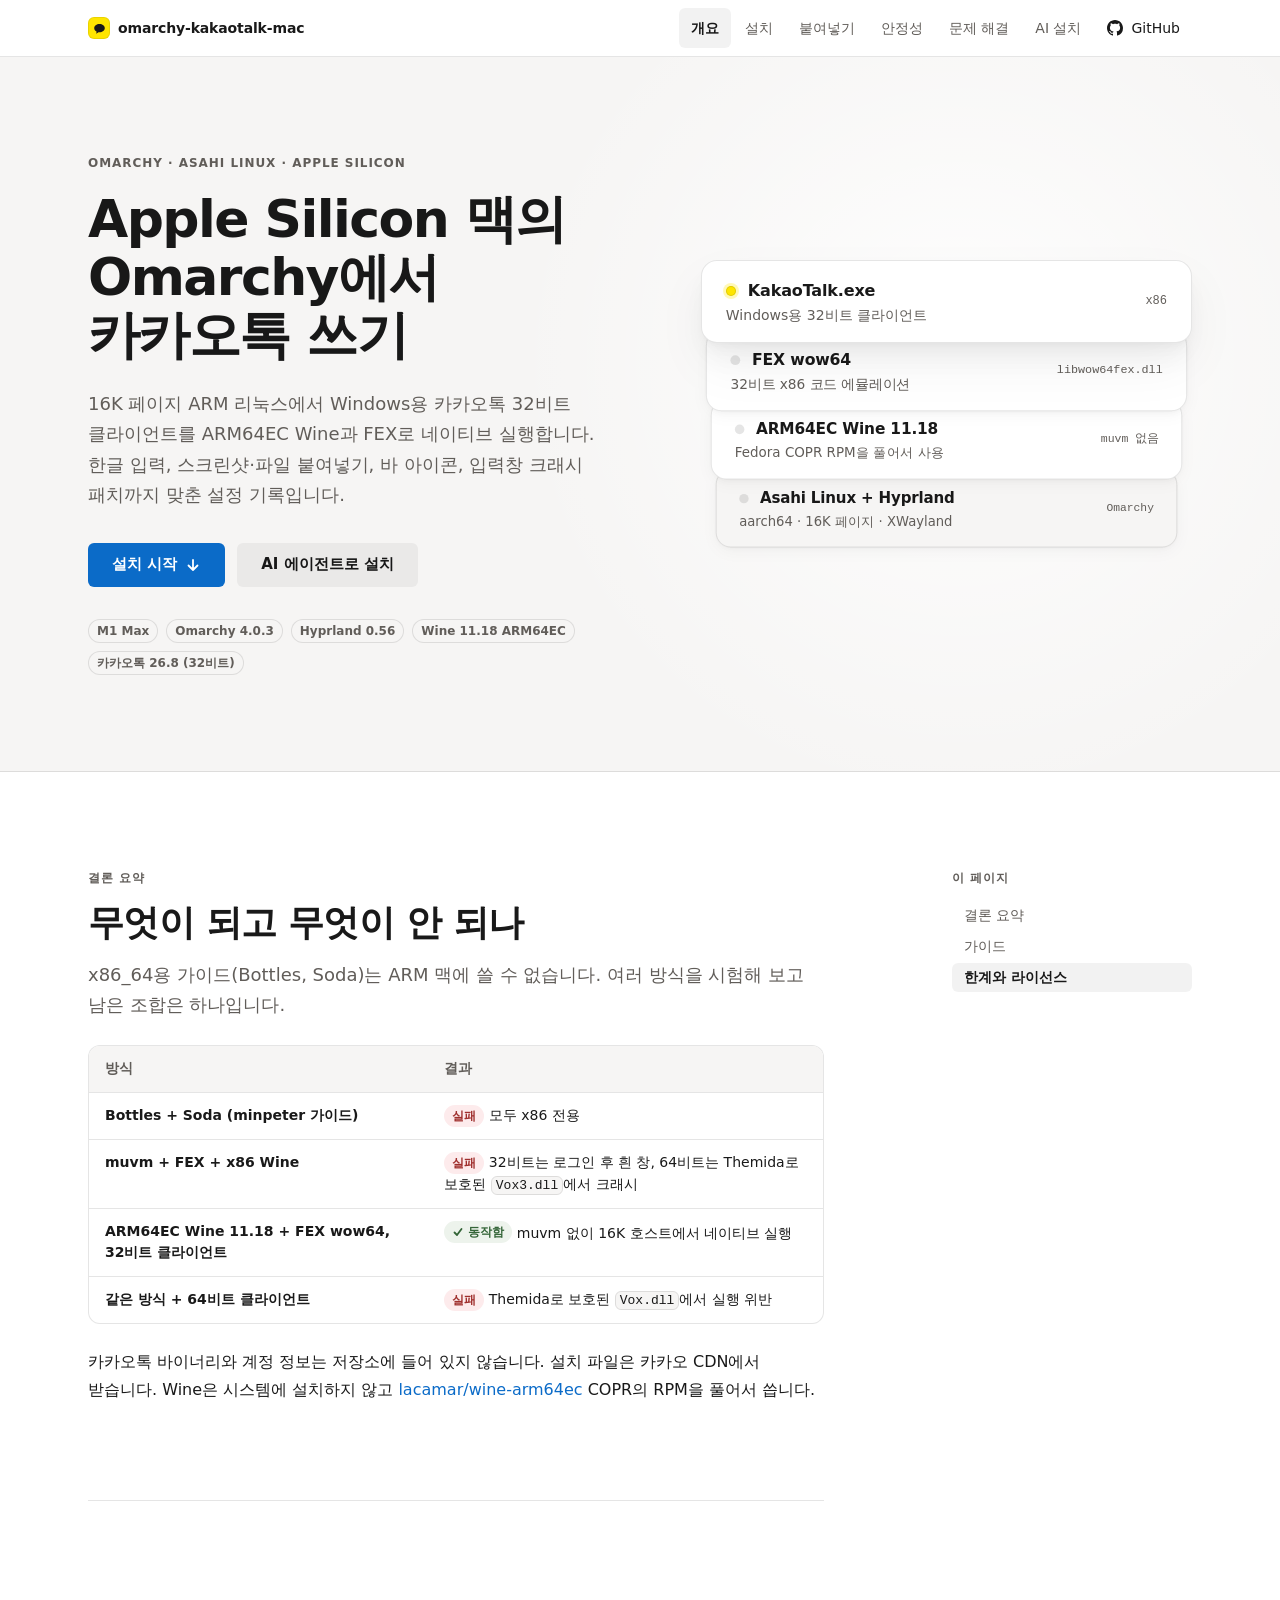
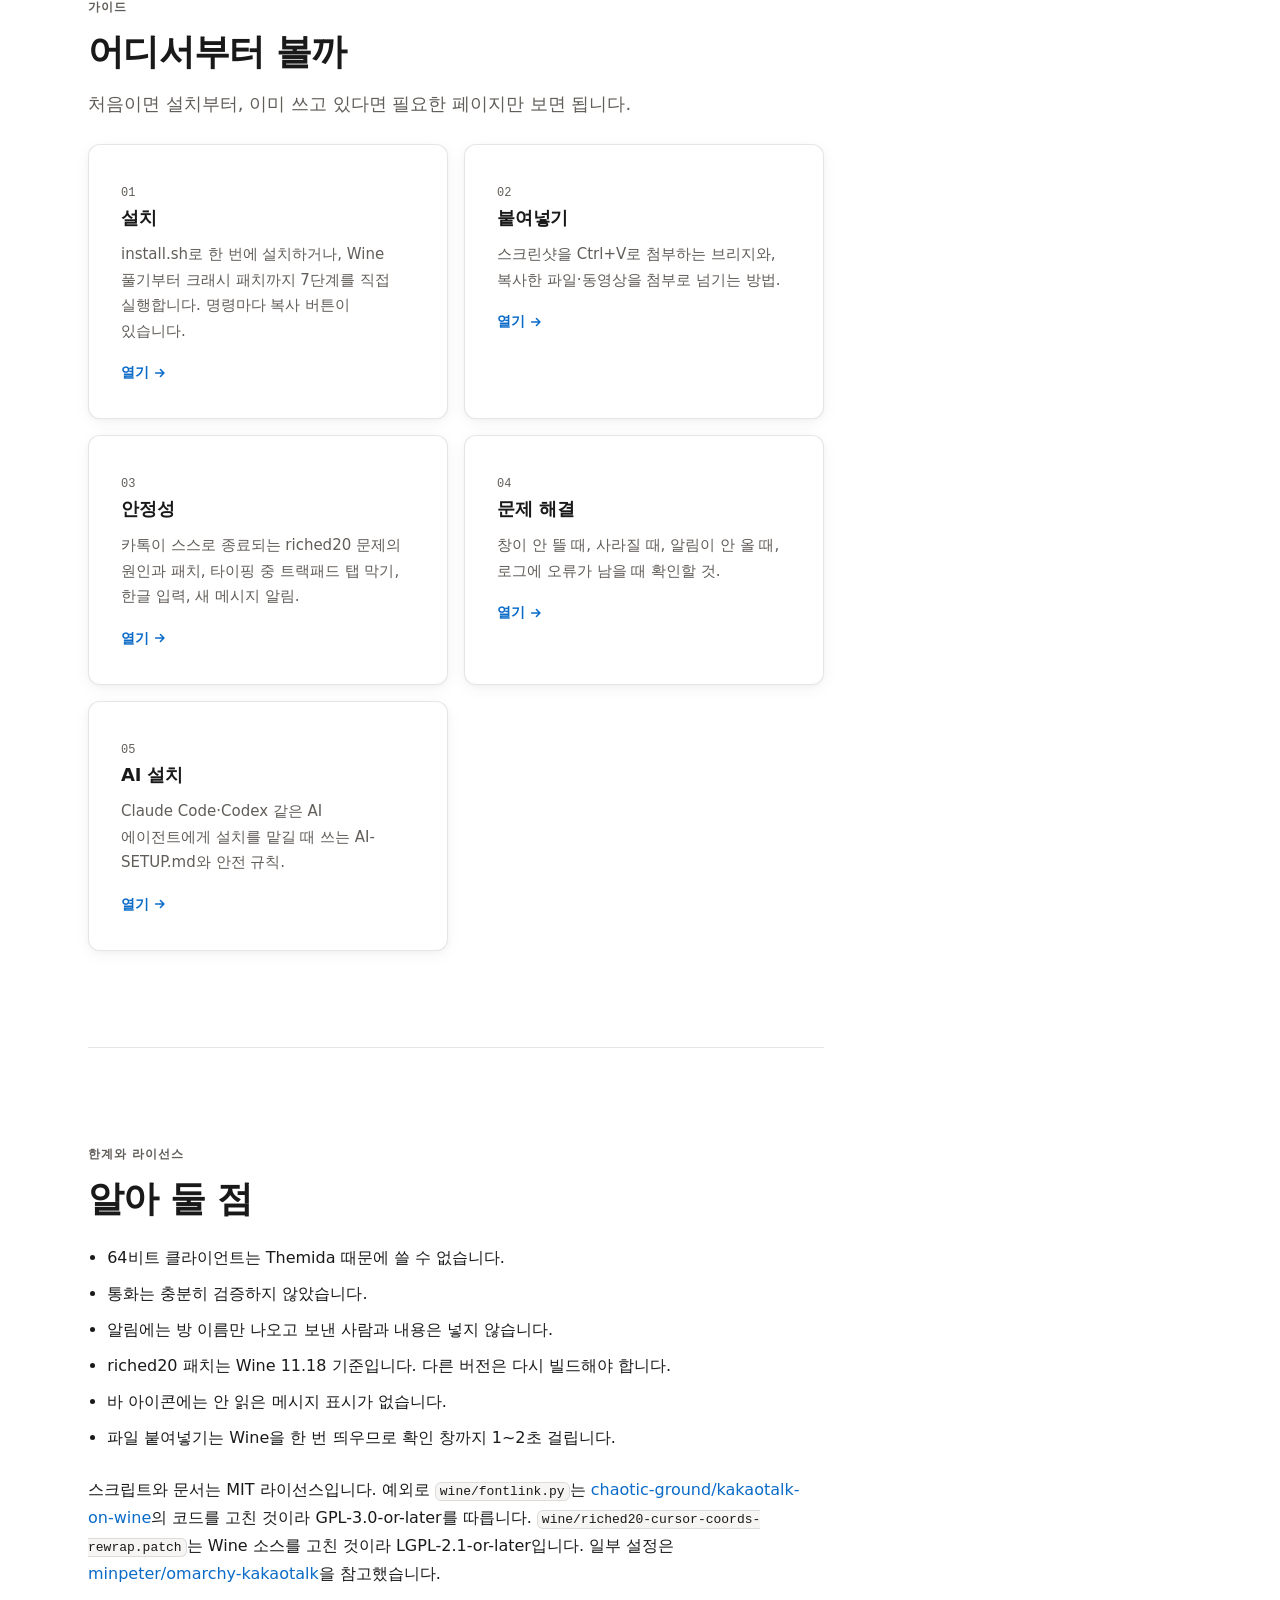
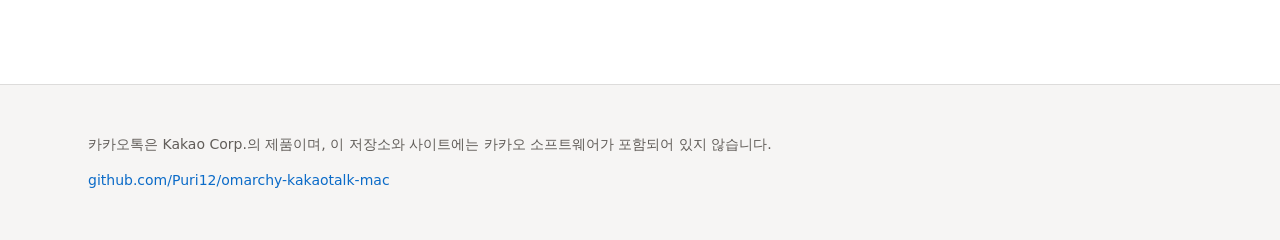
<file: site/index.html>
<!doctype html>
<html lang="ko">
<head>
<meta charset="utf-8">
<meta name="viewport" content="width=device-width, initial-scale=1">
<title>omarchy-kakaotalk-mac · Apple Silicon Omarchy에서 카카오톡 쓰기</title>
<meta name="description" content="Apple Silicon 맥(Asahi Linux)의 Omarchy에서 ARM64EC Wine과 FEX로 Windows용 카카오톡을 설치하고 한글 입력, 스크린샷·파일 붙여넣기, 크래시 패치까지 맞추는 가이드.">
<link rel="canonical" href="https://puri12.github.io/omarchy-kakaotalk-mac/">
<meta property="og:type" content="website">
<meta property="og:title" content="omarchy-kakaotalk-mac · Apple Silicon Omarchy에서 카카오톡 쓰기">
<meta property="og:description" content="Apple Silicon 맥(Asahi Linux)의 Omarchy에서 ARM64EC Wine과 FEX로 Windows용 카카오톡을 설치하고 한글 입력, 스크린샷·파일 붙여넣기, 크래시 패치까지 맞추는 가이드.">
<meta property="og:url" content="https://puri12.github.io/omarchy-kakaotalk-mac/">
<meta name="twitter:card" content="summary">
<meta name="theme-color" content="#f6f5f4">
<link rel="icon" href="data:image/svg+xml,%3Csvg xmlns='http://www.w3.org/2000/svg' viewBox='0 0 32 32'%3E%3Crect width='32' height='32' rx='8' fill='%23FEE500'/%3E%3Cpath d='M16 8c-5 0-9 3.1-9 7 0 2.5 1.7 4.7 4.2 5.9l-1 3.6 4.1-2.7c.6.1 1.1.1 1.7.1 5 0 9-3.1 9-7s-4-6.9-9-6.9z' fill='%23191919'/%3E%3C/svg%3E">
<link rel="stylesheet" href="style.css">
<script>document.documentElement.classList.add('js')</script>
<script src="app.js" defer></script>
</head>
<body>
<a class="skip" href="#main">본문으로 건너뛰기</a>

<header class="site-header">
  <div class="shell">
    <a class="brand" href="index.html" aria-label="omarchy-kakaotalk-mac 처음으로">
      <span class="brand__mark" aria-hidden="true"><svg viewBox="0 0 16 16"><path d="M8 2.5C4.4 2.5 1.5 4.8 1.5 7.6c0 1.8 1.2 3.4 3 4.3l-.7 2.6 3-2c.4.1.8.1 1.2.1 3.6 0 6.5-2.3 6.5-5S11.6 2.5 8 2.5z" fill="#191919"/></svg></span>
      omarchy-kakaotalk-mac
    </a>
    <a class="header-gh" href="https://github.com/Puri12/omarchy-kakaotalk-mac"><svg viewBox="0 0 16 16" aria-hidden="true"><path fill="currentColor" d="M8 0C3.58 0 0 3.58 0 8c0 3.54 2.29 6.53 5.47 7.59.4.07.55-.17.55-.38 0-.19-.01-.82-.01-1.49-2.01.37-2.53-.49-2.69-.94-.09-.23-.48-.94-.82-1.13-.28-.15-.68-.52-.01-.53.63-.01 1.08.58 1.23.82.72 1.21 1.87.87 2.33.66.07-.52.28-.87.51-1.07-1.78-.2-3.64-.89-3.64-3.95 0-.87.31-1.59.82-2.15-.08-.2-.36-1.02.08-2.12 0 0 .67-.21 2.2.82.64-.18 1.32-.27 2-.27.68 0 1.36.09 2 .27 1.53-1.04 2.2-.82 2.2-.82.44 1.1.16 1.92.08 2.12.51.56.82 1.27.82 2.15 0 3.07-1.87 3.75-3.65 3.95.29.25.54.73.54 1.48 0 1.07-.01 1.93-.01 2.2 0 .21.15.46.55.38A8.013 8.013 0 0016 8c0-4.42-3.58-8-8-8z"/></svg> GitHub</a>
    <nav class="site-nav" aria-label="사이트">
      <a href="index.html" aria-current="page">개요</a>
      <a href="install.html">설치</a>
      <a href="clipboard.html">붙여넣기</a>
      <a href="stability.html">안정성</a>
      <a href="troubleshooting.html">문제 해결</a>
      <a href="ai.html">AI 설치</a>
      <a class="gh" href="https://github.com/Puri12/omarchy-kakaotalk-mac"><svg viewBox="0 0 16 16" aria-hidden="true"><path fill="currentColor" d="M8 0C3.58 0 0 3.58 0 8c0 3.54 2.29 6.53 5.47 7.59.4.07.55-.17.55-.38 0-.19-.01-.82-.01-1.49-2.01.37-2.53-.49-2.69-.94-.09-.23-.48-.94-.82-1.13-.28-.15-.68-.52-.01-.53.63-.01 1.08.58 1.23.82.72 1.21 1.87.87 2.33.66.07-.52.28-.87.51-1.07-1.78-.2-3.64-.89-3.64-3.95 0-.87.31-1.59.82-2.15-.08-.2-.36-1.02.08-2.12 0 0 .67-.21 2.2.82.64-.18 1.32-.27 2-.27.68 0 1.36.09 2 .27 1.53-1.04 2.2-.82 2.2-.82.44 1.1.16 1.92.08 2.12.51.56.82 1.27.82 2.15 0 3.07-1.87 3.75-3.65 3.95.29.25.54.73.54 1.48 0 1.07-.01 1.93-.01 2.2 0 .21.15.46.55.38A8.013 8.013 0 0016 8c0-4.42-3.58-8-8-8z"/></svg> GitHub</a>
    </nav>
  </div>
</header>

<section class="hero" id="top">
  <div class="shell">
    <div>
      <p class="overline">Omarchy · Asahi Linux · Apple Silicon</p>
      <h1><span class="phrase">Apple Silicon 맥의</span> <span class="phrase">Omarchy에서</span> <span class="phrase">카카오톡 쓰기</span></h1>
      <p class="lead">16K 페이지 ARM 리눅스에서 Windows용 카카오톡 32비트 클라이언트를 ARM64EC Wine과 FEX로 네이티브 실행합니다. 한글 입력, 스크린샷·파일 붙여넣기, 바 아이콘, 입력창 크래시 패치까지 맞춘 설정 기록입니다.</p>
      <div class="actions">
        <a class="btn btn--primary" href="install.html">설치 시작
          <svg viewBox="0 0 16 16" aria-hidden="true"><path d="M8 3v10M3.5 8.5 8 13l4.5-4.5" fill="none" stroke="currentColor" stroke-width="1.8" stroke-linecap="round" stroke-linejoin="round"/></svg>
        </a>
        <a class="btn btn--ghost" href="ai.html">AI 에이전트로 설치</a>
      </div>
      <div class="meta" aria-label="검증 환경">
        <span class="badge badge--neutral">M1 Max</span>
        <span class="badge badge--neutral">Omarchy 4.0.3</span>
        <span class="badge badge--neutral">Hyprland 0.56</span>
        <span class="badge badge--neutral">Wine 11.18 ARM64EC</span>
        <span class="badge badge--neutral">카카오톡 26.8 (32비트)</span>
      </div>
    </div>
    <div class="stack" role="img" aria-label="실행 구조: 카카오톡 32비트 클라이언트가 FEX wow64 위에서, FEX는 ARM64EC Wine 위에서, Wine은 Asahi Linux와 Hyprland의 XWayland 위에서 돈다">
      <div class="stack__layer" style="--i:0"><div><div class="stack__name"><span class="stack__dot"></span>KakaoTalk.exe</div><div class="stack__desc">Windows용 32비트 클라이언트</div></div><span class="stack__tag">x86</span></div>
      <div class="stack__layer" style="--i:1"><div><div class="stack__name"><span class="stack__dot stack__dot--muted"></span>FEX wow64</div><div class="stack__desc">32비트 x86 코드 에뮬레이션</div></div><span class="stack__tag">libwow64fex.dll</span></div>
      <div class="stack__layer" style="--i:2"><div><div class="stack__name"><span class="stack__dot stack__dot--muted"></span>ARM64EC Wine 11.18</div><div class="stack__desc">Fedora COPR RPM을 풀어서 사용</div></div><span class="stack__tag">muvm 없음</span></div>
      <div class="stack__layer" style="--i:3"><div><div class="stack__name"><span class="stack__dot stack__dot--muted"></span>Asahi Linux + Hyprland</div><div class="stack__desc">aarch64 · 16K 페이지 · XWayland</div></div><span class="stack__tag">Omarchy</span></div>
    </div>
  </div>
</section>


<div class="shell">
  <div class="doc">
    <main id="main">
<section class="section reveal" id="summary" aria-labelledby="summary-h">
        <p class="overline">결론 요약</p>
        <h2 id="summary-h">무엇이 되고 무엇이 안 되나</h2>
        <p class="intro">x86_64용 가이드(Bottles, Soda)는 ARM 맥에 쓸 수 없습니다. 여러 방식을 시험해 보고 남은 조합은 하나입니다.</p>
        <div class="table-wrap" tabindex="0" role="region" aria-label="방식별 결과 표">
          <table>
            <thead><tr><th scope="col">방식</th><th scope="col">결과</th></tr></thead>
            <tbody>
              <tr><td>Bottles + Soda (minpeter 가이드)</td><td><span class="badge badge--fail">실패</span> 모두 x86 전용</td></tr>
              <tr><td>muvm + FEX + x86 Wine</td><td><span class="badge badge--fail">실패</span> 32비트는 로그인 후 흰 창, 64비트는 Themida로 보호된 <code>Vox3.dll</code>에서 크래시</td></tr>
              <tr><td>ARM64EC Wine 11.18 + FEX wow64, 32비트 클라이언트</td><td><span class="badge badge--ok"><svg viewBox="0 0 12 12" aria-hidden="true"><path d="M2.5 6.5 5 9l4.5-6" fill="none" stroke="currentColor" stroke-width="1.8" stroke-linecap="round" stroke-linejoin="round"/></svg>동작함</span> muvm 없이 16K 호스트에서 네이티브 실행</td></tr>
              <tr><td>같은 방식 + 64비트 클라이언트</td><td><span class="badge badge--fail">실패</span> Themida로 보호된 <code>Vox.dll</code>에서 실행 위반</td></tr>
            </tbody>
          </table>
        </div>
        <p>카카오톡 바이너리와 계정 정보는 저장소에 들어 있지 않습니다. 설치 파일은 카카오 CDN에서 받습니다. Wine은 시스템에 설치하지 않고 <a href="https://copr.fedorainfracloud.org/coprs/lacamar/wine-arm64ec/">lacamar/wine-arm64ec</a> COPR의 RPM을 풀어서 씁니다.</p>
      </section>

      <section class="section reveal" id="guide" aria-labelledby="guide-h">
<p class="overline">가이드</p>
<h2 id="guide-h">어디서부터 볼까</h2>
<p class="intro">처음이면 설치부터, 이미 쓰고 있다면 필요한 페이지만 보면 됩니다.</p>
<div class="guide-grid">
<a class="card card--link" href="install.html"><span class="num">01</span><h3>설치</h3><p>install.sh로 한 번에 설치하거나, Wine 풀기부터 크래시 패치까지 7단계를 직접 실행합니다. 명령마다 복사 버튼이 있습니다.</p><span class="go">열기 <svg viewBox="0 0 16 16" aria-hidden="true"><path d="M3 8h9.5M8.5 4 12.5 8l-4 4" fill="none" stroke="currentColor" stroke-width="1.8" stroke-linecap="round" stroke-linejoin="round"/></svg></span></a>
<a class="card card--link" href="clipboard.html"><span class="num">02</span><h3>붙여넣기</h3><p>스크린샷을 Ctrl+V로 첨부하는 브리지와, 복사한 파일·동영상을 첨부로 넘기는 방법.</p><span class="go">열기 <svg viewBox="0 0 16 16" aria-hidden="true"><path d="M3 8h9.5M8.5 4 12.5 8l-4 4" fill="none" stroke="currentColor" stroke-width="1.8" stroke-linecap="round" stroke-linejoin="round"/></svg></span></a>
<a class="card card--link" href="stability.html"><span class="num">03</span><h3>안정성</h3><p>카톡이 스스로 종료되는 riched20 문제의 원인과 패치, 타이핑 중 트랙패드 탭 막기, 한글 입력, 새 메시지 알림.</p><span class="go">열기 <svg viewBox="0 0 16 16" aria-hidden="true"><path d="M3 8h9.5M8.5 4 12.5 8l-4 4" fill="none" stroke="currentColor" stroke-width="1.8" stroke-linecap="round" stroke-linejoin="round"/></svg></span></a>
<a class="card card--link" href="troubleshooting.html"><span class="num">04</span><h3>문제 해결</h3><p>창이 안 뜰 때, 사라질 때, 알림이 안 올 때, 로그에 오류가 남을 때 확인할 것.</p><span class="go">열기 <svg viewBox="0 0 16 16" aria-hidden="true"><path d="M3 8h9.5M8.5 4 12.5 8l-4 4" fill="none" stroke="currentColor" stroke-width="1.8" stroke-linecap="round" stroke-linejoin="round"/></svg></span></a>
<a class="card card--link" href="ai.html"><span class="num">05</span><h3>AI 설치</h3><p>Claude Code·Codex 같은 AI 에이전트에게 설치를 맡길 때 쓰는 AI-SETUP.md와 안전 규칙.</p><span class="go">열기 <svg viewBox="0 0 16 16" aria-hidden="true"><path d="M3 8h9.5M8.5 4 12.5 8l-4 4" fill="none" stroke="currentColor" stroke-width="1.8" stroke-linecap="round" stroke-linejoin="round"/></svg></span></a>
</div>
</section>
<section class="section reveal" id="limits" aria-labelledby="limits-h">
        <p class="overline">한계와 라이선스</p>
        <h2 id="limits-h">알아 둘 점</h2>
        <ul class="plain">
          <li>64비트 클라이언트는 Themida 때문에 쓸 수 없습니다.</li>
          <li>통화는 충분히 검증하지 않았습니다.</li>
          <li>알림에는 방 이름만 나오고 보낸 사람과 내용은 넣지 않습니다.</li>
          <li>riched20 패치는 Wine 11.18 기준입니다. 다른 버전은 다시 빌드해야 합니다.</li>
          <li>바 아이콘에는 안 읽은 메시지 표시가 없습니다.</li>
          <li>파일 붙여넣기는 Wine을 한 번 띄우므로 확인 창까지 1~2초 걸립니다.</li>
        </ul>
        <p>스크립트와 문서는 MIT 라이선스입니다. 예외로 <code>wine/fontlink.py</code>는 <a href="https://github.com/chaotic-ground/kakaotalk-on-wine">chaotic-ground/kakaotalk-on-wine</a>의 코드를 고친 것이라 GPL-3.0-or-later를 따릅니다. <code>wine/riched20-cursor-coords-rewrap.patch</code>는 Wine 소스를 고친 것이라 LGPL-2.1-or-later입니다. 일부 설정은 <a href="https://github.com/minpeter/omarchy-kakaotalk">minpeter/omarchy-kakaotalk</a>을 참고했습니다.</p>
      </section>

    

    </main>
    <nav class="toc" aria-label="이 페이지 목차"><p>이 페이지</p><ol><li><a href="#summary">결론 요약</a></li><li><a href="#guide">가이드</a></li><li><a href="#limits">한계와 라이선스</a></li></ol></nav>
  </div>
</div>

<footer class="site-footer">
  <div class="shell">
    <p>카카오톡은 Kakao Corp.의 제품이며, 이 저장소와 사이트에는 카카오 소프트웨어가 포함되어 있지 않습니다.</p>
    <p><a href="https://github.com/Puri12/omarchy-kakaotalk-mac">github.com/Puri12/omarchy-kakaotalk-mac</a></p>
  </div>
</footer>
</body>
</html>
</file>
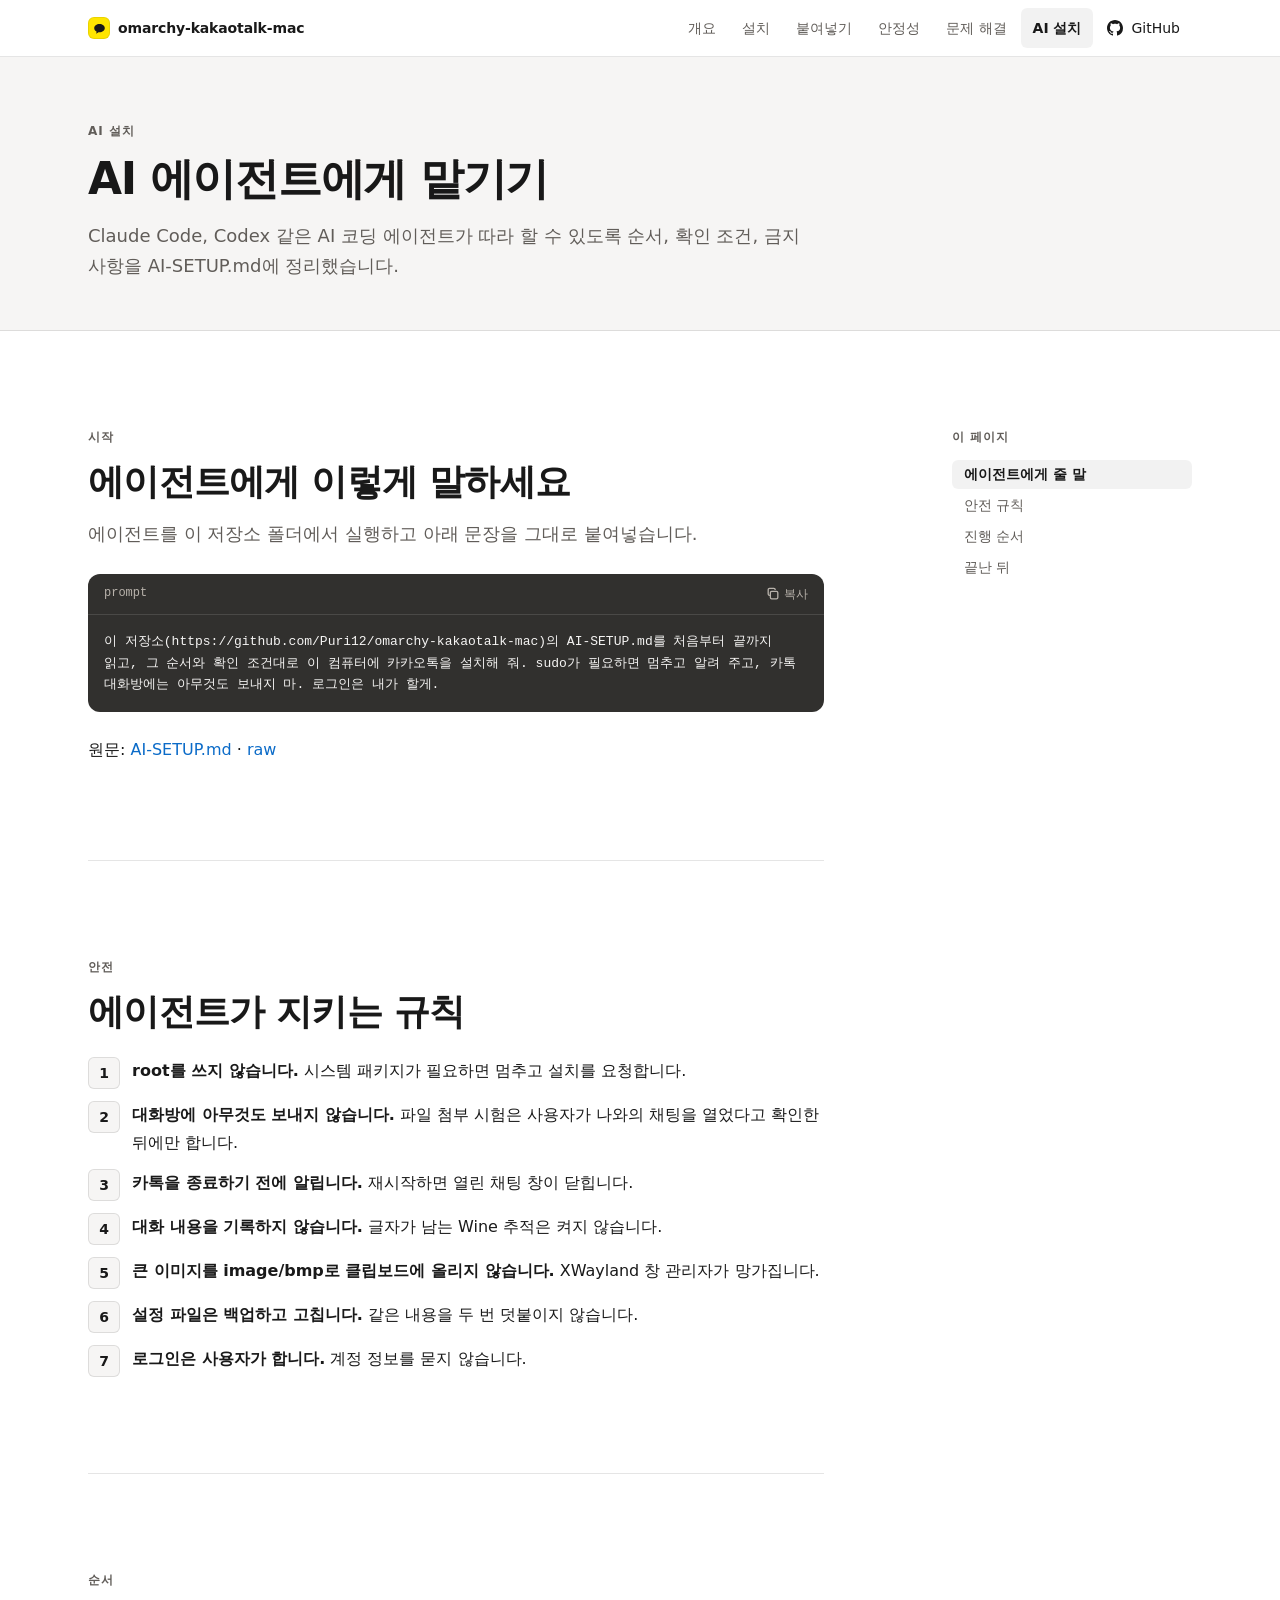
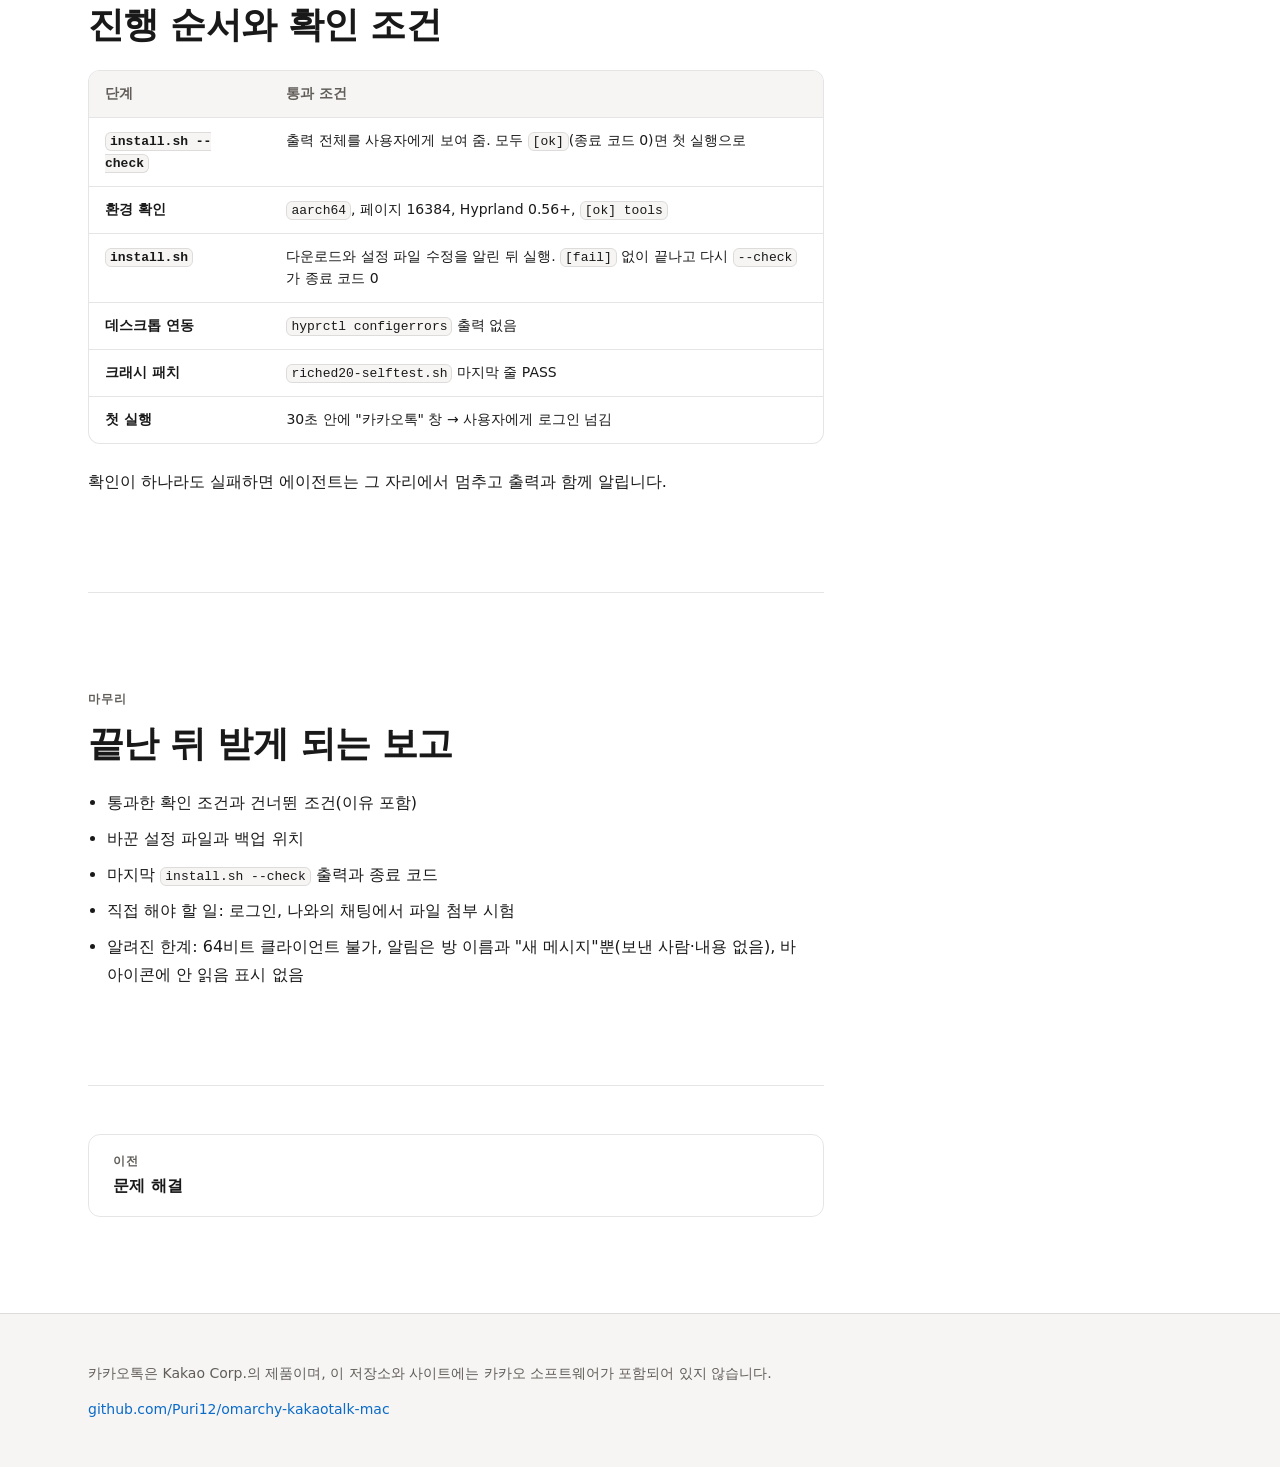
<file: site/ai.html>
<!doctype html>
<html lang="ko">
<head>
<meta charset="utf-8">
<meta name="viewport" content="width=device-width, initial-scale=1">
<title>AI 설치 · omarchy-kakaotalk-mac</title>
<meta name="description" content="AI 코딩 에이전트에게 omarchy-kakaotalk-mac 설치를 맡길 때 쓰는 AI-SETUP.md 안내와 안전 규칙.">
<link rel="canonical" href="https://puri12.github.io/omarchy-kakaotalk-mac/ai.html">
<meta property="og:type" content="website">
<meta property="og:title" content="AI 설치 · omarchy-kakaotalk-mac">
<meta property="og:description" content="AI 코딩 에이전트에게 omarchy-kakaotalk-mac 설치를 맡길 때 쓰는 AI-SETUP.md 안내와 안전 규칙.">
<meta property="og:url" content="https://puri12.github.io/omarchy-kakaotalk-mac/ai.html">
<meta name="twitter:card" content="summary">
<meta name="theme-color" content="#f6f5f4">
<link rel="icon" href="data:image/svg+xml,%3Csvg xmlns='http://www.w3.org/2000/svg' viewBox='0 0 32 32'%3E%3Crect width='32' height='32' rx='8' fill='%23FEE500'/%3E%3Cpath d='M16 8c-5 0-9 3.1-9 7 0 2.5 1.7 4.7 4.2 5.9l-1 3.6 4.1-2.7c.6.1 1.1.1 1.7.1 5 0 9-3.1 9-7s-4-6.9-9-6.9z' fill='%23191919'/%3E%3C/svg%3E">
<link rel="stylesheet" href="style.css">
<script>document.documentElement.classList.add('js')</script>
<script src="app.js" defer></script>
</head>
<body>
<a class="skip" href="#main">본문으로 건너뛰기</a>

<header class="site-header">
  <div class="shell">
    <a class="brand" href="index.html" aria-label="omarchy-kakaotalk-mac 처음으로">
      <span class="brand__mark" aria-hidden="true"><svg viewBox="0 0 16 16"><path d="M8 2.5C4.4 2.5 1.5 4.8 1.5 7.6c0 1.8 1.2 3.4 3 4.3l-.7 2.6 3-2c.4.1.8.1 1.2.1 3.6 0 6.5-2.3 6.5-5S11.6 2.5 8 2.5z" fill="#191919"/></svg></span>
      omarchy-kakaotalk-mac
    </a>
    <a class="header-gh" href="https://github.com/Puri12/omarchy-kakaotalk-mac"><svg viewBox="0 0 16 16" aria-hidden="true"><path fill="currentColor" d="M8 0C3.58 0 0 3.58 0 8c0 3.54 2.29 6.53 5.47 7.59.4.07.55-.17.55-.38 0-.19-.01-.82-.01-1.49-2.01.37-2.53-.49-2.69-.94-.09-.23-.48-.94-.82-1.13-.28-.15-.68-.52-.01-.53.63-.01 1.08.58 1.23.82.72 1.21 1.87.87 2.33.66.07-.52.28-.87.51-1.07-1.78-.2-3.64-.89-3.64-3.95 0-.87.31-1.59.82-2.15-.08-.2-.36-1.02.08-2.12 0 0 .67-.21 2.2.82.64-.18 1.32-.27 2-.27.68 0 1.36.09 2 .27 1.53-1.04 2.2-.82 2.2-.82.44 1.1.16 1.92.08 2.12.51.56.82 1.27.82 2.15 0 3.07-1.87 3.75-3.65 3.95.29.25.54.73.54 1.48 0 1.07-.01 1.93-.01 2.2 0 .21.15.46.55.38A8.013 8.013 0 0016 8c0-4.42-3.58-8-8-8z"/></svg> GitHub</a>
    <nav class="site-nav" aria-label="사이트">
      <a href="index.html">개요</a>
      <a href="install.html">설치</a>
      <a href="clipboard.html">붙여넣기</a>
      <a href="stability.html">안정성</a>
      <a href="troubleshooting.html">문제 해결</a>
      <a href="ai.html" aria-current="page">AI 설치</a>
      <a class="gh" href="https://github.com/Puri12/omarchy-kakaotalk-mac"><svg viewBox="0 0 16 16" aria-hidden="true"><path fill="currentColor" d="M8 0C3.58 0 0 3.58 0 8c0 3.54 2.29 6.53 5.47 7.59.4.07.55-.17.55-.38 0-.19-.01-.82-.01-1.49-2.01.37-2.53-.49-2.69-.94-.09-.23-.48-.94-.82-1.13-.28-.15-.68-.52-.01-.53.63-.01 1.08.58 1.23.82.72 1.21 1.87.87 2.33.66.07-.52.28-.87.51-1.07-1.78-.2-3.64-.89-3.64-3.95 0-.87.31-1.59.82-2.15-.08-.2-.36-1.02.08-2.12 0 0 .67-.21 2.2.82.64-.18 1.32-.27 2-.27.68 0 1.36.09 2 .27 1.53-1.04 2.2-.82 2.2-.82.44 1.1.16 1.92.08 2.12.51.56.82 1.27.82 2.15 0 3.07-1.87 3.75-3.65 3.95.29.25.54.73.54 1.48 0 1.07-.01 1.93-.01 2.2 0 .21.15.46.55.38A8.013 8.013 0 0016 8c0-4.42-3.58-8-8-8z"/></svg> GitHub</a>
    </nav>
  </div>
</header>

<section class="page-head"><div class="shell"><p class="overline">AI 설치</p><h1>AI 에이전트에게 맡기기</h1><p class="lead">Claude Code, Codex 같은 AI 코딩 에이전트가 따라 할 수 있도록 순서, 확인 조건, 금지 사항을 AI-SETUP.md에 정리했습니다.</p></div></section>
<div class="shell">
  <div class="doc">
    <main id="main">
<section class="section reveal" id="prompt" aria-labelledby="prompt-h">
<p class="overline">시작</p>
<h2 id="prompt-h">에이전트에게 이렇게 말하세요</h2>
<p class="intro">에이전트를 이 저장소 폴더에서 실행하고 아래 문장을 그대로 붙여넣습니다.</p>
<figure class="code code--wrap"><figcaption>prompt</figcaption><pre tabindex="0"><code>이 저장소(https://github.com/Puri12/omarchy-kakaotalk-mac)의 AI-SETUP.md를 처음부터 끝까지 읽고, 그 순서와 확인 조건대로 이 컴퓨터에 카카오톡을 설치해 줘. sudo가 필요하면 멈추고 알려 주고, 카톡 대화방에는 아무것도 보내지 마. 로그인은 내가 할게.</code></pre></figure>
<p class="note">원문: <a href="https://github.com/Puri12/omarchy-kakaotalk-mac/blob/main/AI-SETUP.md">AI-SETUP.md</a> · <a href="https://raw.githubusercontent.com/Puri12/omarchy-kakaotalk-mac/main/AI-SETUP.md">raw</a></p>
</section><section class="section reveal" id="rules" aria-labelledby="rules-h">
<p class="overline">안전</p>
<h2 id="rules-h">에이전트가 지키는 규칙</h2>
<ol class="rules">
<li><span><strong>root를 쓰지 않습니다.</strong> 시스템 패키지가 필요하면 멈추고 설치를 요청합니다.</span></li>
<li><span><strong>대화방에 아무것도 보내지 않습니다.</strong> 파일 첨부 시험은 사용자가 나와의 채팅을 열었다고 확인한 뒤에만 합니다.</span></li>
<li><span><strong>카톡을 종료하기 전에 알립니다.</strong> 재시작하면 열린 채팅 창이 닫힙니다.</span></li>
<li><span><strong>대화 내용을 기록하지 않습니다.</strong> 글자가 남는 Wine 추적은 켜지 않습니다.</span></li>
<li><span><strong>큰 이미지를 image/bmp로 클립보드에 올리지 않습니다.</strong> XWayland 창 관리자가 망가집니다.</span></li>
<li><span><strong>설정 파일은 백업하고 고칩니다.</strong> 같은 내용을 두 번 덧붙이지 않습니다.</span></li>
<li><span><strong>로그인은 사용자가 합니다.</strong> 계정 정보를 묻지 않습니다.</span></li>
</ol>
</section><section class="section reveal" id="flow" aria-labelledby="flow-h">
<p class="overline">순서</p>
<h2 id="flow-h">진행 순서와 확인 조건</h2>
<div class="table-wrap" tabindex="0" role="region" aria-label="단계별 확인 조건">
<table><thead><tr><th scope="col">단계</th><th scope="col">통과 조건</th></tr></thead><tbody>
<tr><td><code>install.sh --check</code></td><td>출력 전체를 사용자에게 보여 줌. 모두 <code>[ok]</code>(종료 코드 0)면 첫 실행으로</td></tr>
<tr><td>환경 확인</td><td><code>aarch64</code>, 페이지 16384, Hyprland 0.56+, <code>[ok] tools</code></td></tr>
<tr><td><code>install.sh</code></td><td>다운로드와 설정 파일 수정을 알린 뒤 실행. <code>[fail]</code> 없이 끝나고 다시 <code>--check</code>가 종료 코드 0</td></tr>
<tr><td>데스크톱 연동</td><td><code>hyprctl configerrors</code> 출력 없음</td></tr>
<tr><td>크래시 패치</td><td><code>riched20-selftest.sh</code> 마지막 줄 PASS</td></tr>
<tr><td>첫 실행</td><td>30초 안에 "카카오톡" 창 → 사용자에게 로그인 넘김</td></tr>
</tbody></table></div>
<p>확인이 하나라도 실패하면 에이전트는 그 자리에서 멈추고 출력과 함께 알립니다.</p>
</section><section class="section reveal" id="after" aria-labelledby="after-h">
<p class="overline">마무리</p>
<h2 id="after-h">끝난 뒤 받게 되는 보고</h2>
<ul class="plain">
<li>통과한 확인 조건과 건너뛴 조건(이유 포함)</li>
<li>바꾼 설정 파일과 백업 위치</li>
<li>마지막 <code>install.sh --check</code> 출력과 종료 코드</li>
<li>직접 해야 할 일: 로그인, 나와의 채팅에서 파일 첨부 시험</li>
<li>알려진 한계: 64비트 클라이언트 불가, 알림은 방 이름과 "새 메시지"뿐(보낸 사람·내용 없음), 바 아이콘에 안 읽음 표시 없음</li>
</ul>
</section>
<nav class="pager" aria-label="이전/다음 페이지"><a href="troubleshooting.html"><small>이전</small><span>문제 해결</span></a></nav>
    </main>
    <nav class="toc" aria-label="이 페이지 목차"><p>이 페이지</p><ol><li><a href="#prompt">에이전트에게 줄 말</a></li><li><a href="#rules">안전 규칙</a></li><li><a href="#flow">진행 순서</a></li><li><a href="#after">끝난 뒤</a></li></ol></nav>
  </div>
</div>

<footer class="site-footer">
  <div class="shell">
    <p>카카오톡은 Kakao Corp.의 제품이며, 이 저장소와 사이트에는 카카오 소프트웨어가 포함되어 있지 않습니다.</p>
    <p><a href="https://github.com/Puri12/omarchy-kakaotalk-mac">github.com/Puri12/omarchy-kakaotalk-mac</a></p>
  </div>
</footer>
</body>
</html>
</file>
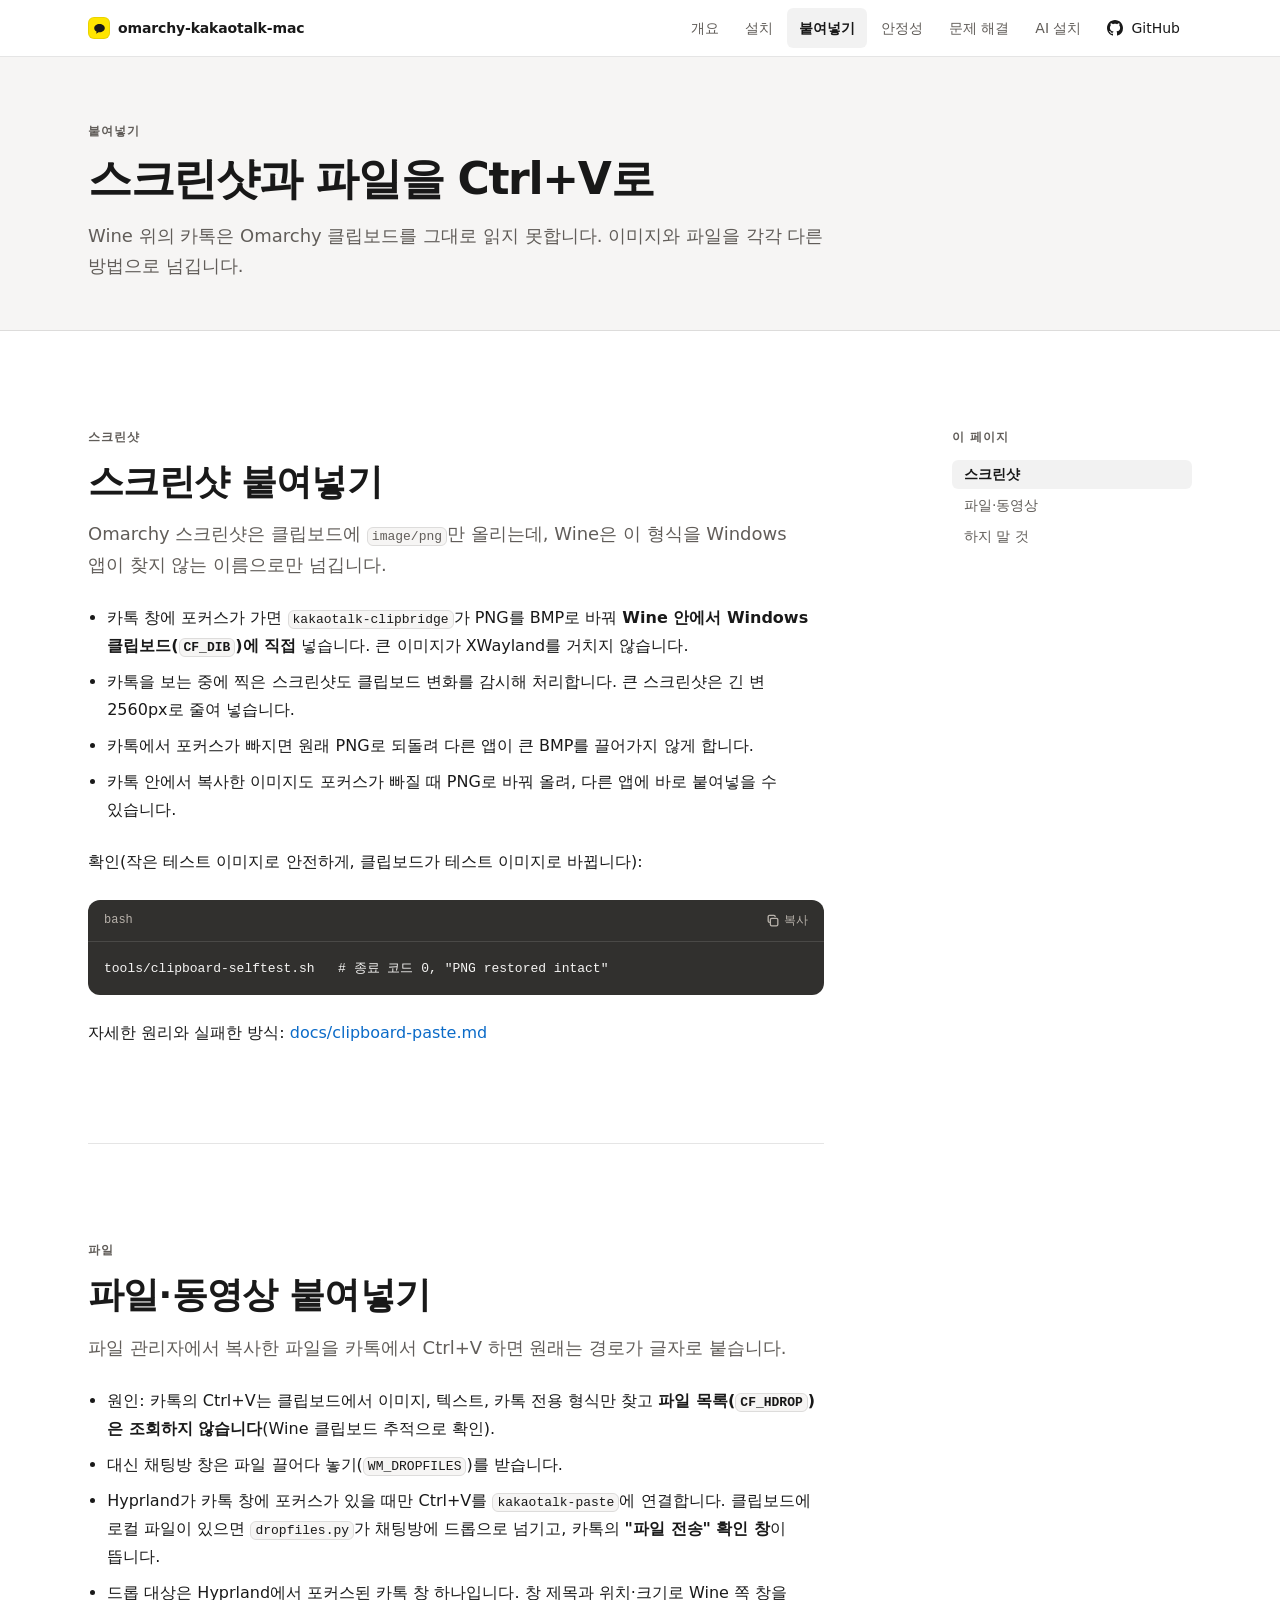
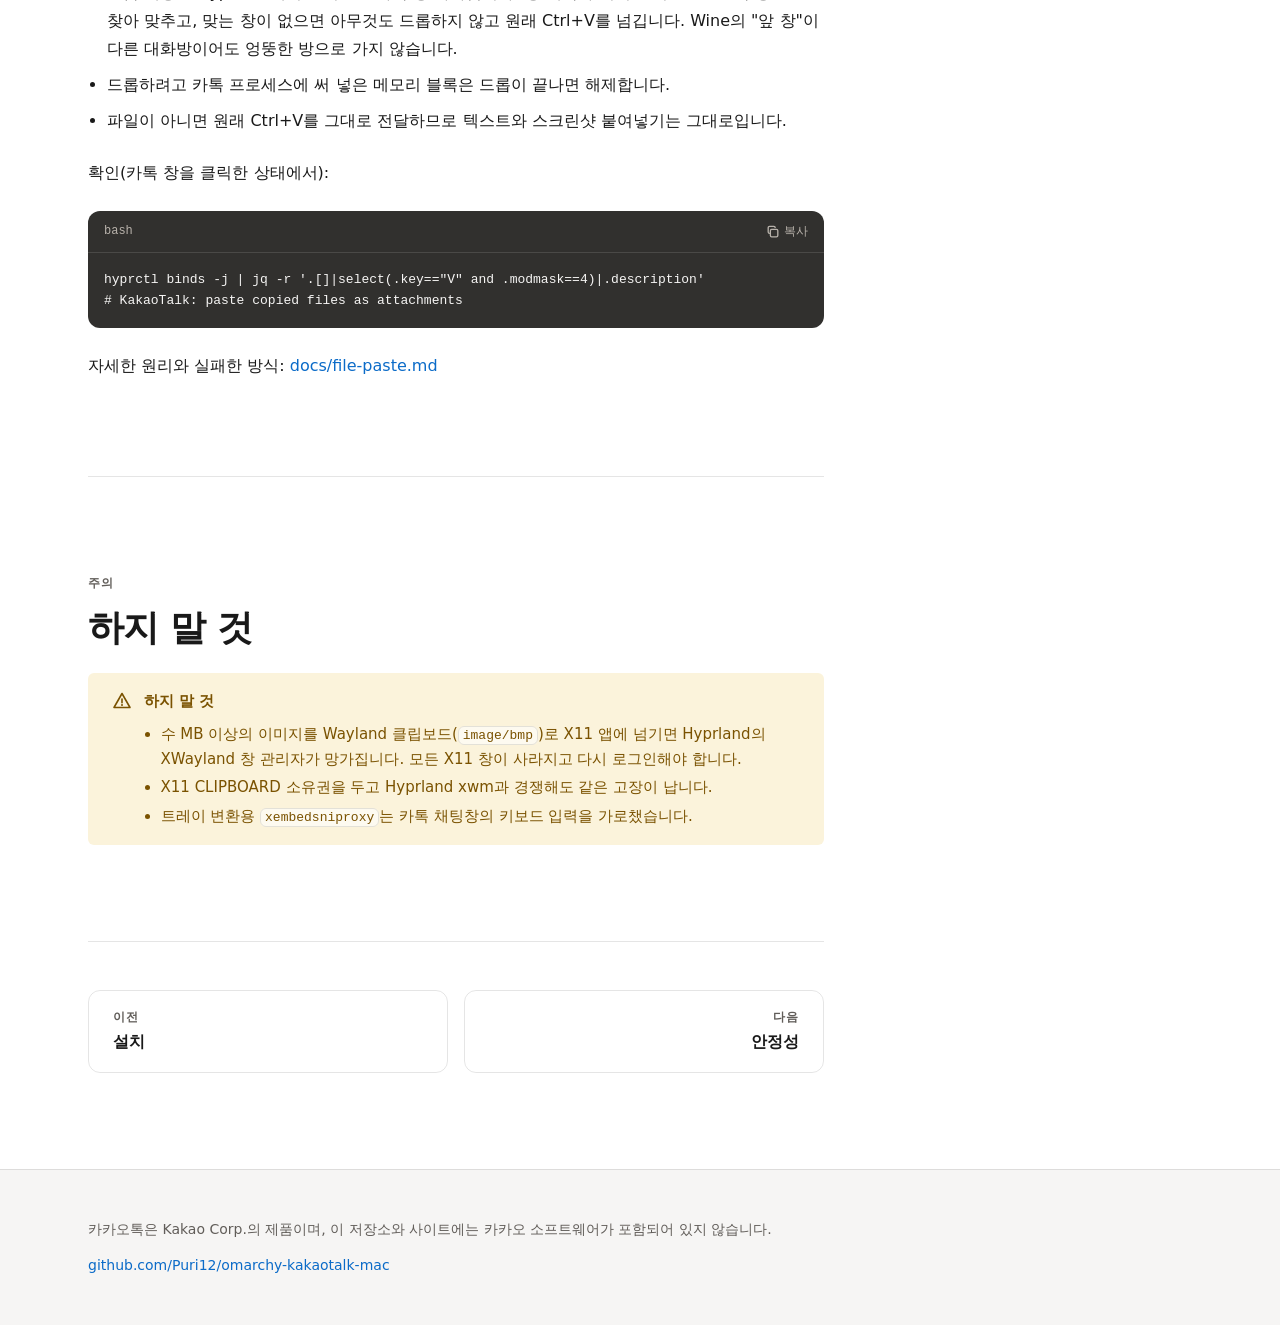
<file: site/clipboard.html>
<!doctype html>
<html lang="ko">
<head>
<meta charset="utf-8">
<meta name="viewport" content="width=device-width, initial-scale=1">
<title>붙여넣기 · omarchy-kakaotalk-mac</title>
<meta name="description" content="카카오톡(Wine)에 스크린샷과 복사한 파일·동영상을 Ctrl+V로 첨부하는 방법과 원리.">
<link rel="canonical" href="https://puri12.github.io/omarchy-kakaotalk-mac/clipboard.html">
<meta property="og:type" content="website">
<meta property="og:title" content="붙여넣기 · omarchy-kakaotalk-mac">
<meta property="og:description" content="카카오톡(Wine)에 스크린샷과 복사한 파일·동영상을 Ctrl+V로 첨부하는 방법과 원리.">
<meta property="og:url" content="https://puri12.github.io/omarchy-kakaotalk-mac/clipboard.html">
<meta name="twitter:card" content="summary">
<meta name="theme-color" content="#f6f5f4">
<link rel="icon" href="data:image/svg+xml,%3Csvg xmlns='http://www.w3.org/2000/svg' viewBox='0 0 32 32'%3E%3Crect width='32' height='32' rx='8' fill='%23FEE500'/%3E%3Cpath d='M16 8c-5 0-9 3.1-9 7 0 2.5 1.7 4.7 4.2 5.9l-1 3.6 4.1-2.7c.6.1 1.1.1 1.7.1 5 0 9-3.1 9-7s-4-6.9-9-6.9z' fill='%23191919'/%3E%3C/svg%3E">
<link rel="stylesheet" href="style.css">
<script>document.documentElement.classList.add('js')</script>
<script src="app.js" defer></script>
</head>
<body>
<a class="skip" href="#main">본문으로 건너뛰기</a>

<header class="site-header">
  <div class="shell">
    <a class="brand" href="index.html" aria-label="omarchy-kakaotalk-mac 처음으로">
      <span class="brand__mark" aria-hidden="true"><svg viewBox="0 0 16 16"><path d="M8 2.5C4.4 2.5 1.5 4.8 1.5 7.6c0 1.8 1.2 3.4 3 4.3l-.7 2.6 3-2c.4.1.8.1 1.2.1 3.6 0 6.5-2.3 6.5-5S11.6 2.5 8 2.5z" fill="#191919"/></svg></span>
      omarchy-kakaotalk-mac
    </a>
    <a class="header-gh" href="https://github.com/Puri12/omarchy-kakaotalk-mac"><svg viewBox="0 0 16 16" aria-hidden="true"><path fill="currentColor" d="M8 0C3.58 0 0 3.58 0 8c0 3.54 2.29 6.53 5.47 7.59.4.07.55-.17.55-.38 0-.19-.01-.82-.01-1.49-2.01.37-2.53-.49-2.69-.94-.09-.23-.48-.94-.82-1.13-.28-.15-.68-.52-.01-.53.63-.01 1.08.58 1.23.82.72 1.21 1.87.87 2.33.66.07-.52.28-.87.51-1.07-1.78-.2-3.64-.89-3.64-3.95 0-.87.31-1.59.82-2.15-.08-.2-.36-1.02.08-2.12 0 0 .67-.21 2.2.82.64-.18 1.32-.27 2-.27.68 0 1.36.09 2 .27 1.53-1.04 2.2-.82 2.2-.82.44 1.1.16 1.92.08 2.12.51.56.82 1.27.82 2.15 0 3.07-1.87 3.75-3.65 3.95.29.25.54.73.54 1.48 0 1.07-.01 1.93-.01 2.2 0 .21.15.46.55.38A8.013 8.013 0 0016 8c0-4.42-3.58-8-8-8z"/></svg> GitHub</a>
    <nav class="site-nav" aria-label="사이트">
      <a href="index.html">개요</a>
      <a href="install.html">설치</a>
      <a href="clipboard.html" aria-current="page">붙여넣기</a>
      <a href="stability.html">안정성</a>
      <a href="troubleshooting.html">문제 해결</a>
      <a href="ai.html">AI 설치</a>
      <a class="gh" href="https://github.com/Puri12/omarchy-kakaotalk-mac"><svg viewBox="0 0 16 16" aria-hidden="true"><path fill="currentColor" d="M8 0C3.58 0 0 3.58 0 8c0 3.54 2.29 6.53 5.47 7.59.4.07.55-.17.55-.38 0-.19-.01-.82-.01-1.49-2.01.37-2.53-.49-2.69-.94-.09-.23-.48-.94-.82-1.13-.28-.15-.68-.52-.01-.53.63-.01 1.08.58 1.23.82.72 1.21 1.87.87 2.33.66.07-.52.28-.87.51-1.07-1.78-.2-3.64-.89-3.64-3.95 0-.87.31-1.59.82-2.15-.08-.2-.36-1.02.08-2.12 0 0 .67-.21 2.2.82.64-.18 1.32-.27 2-.27.68 0 1.36.09 2 .27 1.53-1.04 2.2-.82 2.2-.82.44 1.1.16 1.92.08 2.12.51.56.82 1.27.82 2.15 0 3.07-1.87 3.75-3.65 3.95.29.25.54.73.54 1.48 0 1.07-.01 1.93-.01 2.2 0 .21.15.46.55.38A8.013 8.013 0 0016 8c0-4.42-3.58-8-8-8z"/></svg> GitHub</a>
    </nav>
  </div>
</header>

<section class="page-head"><div class="shell"><p class="overline">붙여넣기</p><h1>스크린샷과 파일을 Ctrl+V로</h1><p class="lead">Wine 위의 카톡은 Omarchy 클립보드를 그대로 읽지 못합니다. 이미지와 파일을 각각 다른 방법으로 넘깁니다.</p></div></section>
<div class="shell">
  <div class="doc">
    <main id="main">
<section class="section reveal" id="screenshot" aria-labelledby="screenshot-h">
<p class="overline">스크린샷</p>
<h2 id="screenshot-h">스크린샷 붙여넣기</h2>
<p class="intro">Omarchy 스크린샷은 클립보드에 <code>image/png</code>만 올리는데, Wine은 이 형식을 Windows 앱이 찾지 않는 이름으로만 넘깁니다.</p>
<ul class="plain">
<li>카톡 창에 포커스가 가면 <code>kakaotalk-clipbridge</code>가 PNG를 BMP로 바꿔 <strong>Wine 안에서 Windows 클립보드(<code>CF_DIB</code>)에 직접</strong> 넣습니다. 큰 이미지가 XWayland를 거치지 않습니다.</li>
<li>카톡을 보는 중에 찍은 스크린샷도 클립보드 변화를 감시해 처리합니다. 큰 스크린샷은 긴 변 2560px로 줄여 넣습니다.</li>
<li>카톡에서 포커스가 빠지면 원래 PNG로 되돌려 다른 앱이 큰 BMP를 끌어가지 않게 합니다.</li>
<li>카톡 안에서 복사한 이미지도 포커스가 빠질 때 PNG로 바꿔 올려, 다른 앱에 바로 붙여넣을 수 있습니다.</li>
</ul>
<p>확인(작은 테스트 이미지로 안전하게, 클립보드가 테스트 이미지로 바뀝니다):</p>
<figure class="code"><figcaption>bash</figcaption><pre tabindex="0"><code>tools/clipboard-selftest.sh   # 종료 코드 0, "PNG restored intact"</code></pre></figure>
<p class="note">자세한 원리와 실패한 방식: <a href="https://github.com/Puri12/omarchy-kakaotalk-mac/blob/main/docs/clipboard-paste.md">docs/clipboard-paste.md</a></p>
</section><section class="section reveal" id="files" aria-labelledby="files-h">
<p class="overline">파일</p>
<h2 id="files-h">파일·동영상 붙여넣기</h2>
<p class="intro">파일 관리자에서 복사한 파일을 카톡에서 Ctrl+V 하면 원래는 경로가 글자로 붙습니다.</p>
<ul class="plain">
<li>원인: 카톡의 Ctrl+V는 클립보드에서 이미지, 텍스트, 카톡 전용 형식만 찾고 <strong>파일 목록(<code>CF_HDROP</code>)은 조회하지 않습니다</strong>(Wine 클립보드 추적으로 확인).</li>
<li>대신 채팅방 창은 파일 끌어다 놓기(<code>WM_DROPFILES</code>)를 받습니다.</li>
<li>Hyprland가 카톡 창에 포커스가 있을 때만 Ctrl+V를 <code>kakaotalk-paste</code>에 연결합니다. 클립보드에 로컬 파일이 있으면 <code>dropfiles.py</code>가 채팅방에 드롭으로 넘기고, 카톡의 <strong>"파일 전송" 확인 창</strong>이 뜹니다.</li>
<li>드롭 대상은 Hyprland에서 포커스된 카톡 창 하나입니다. 창 제목과 위치·크기로 Wine 쪽 창을 찾아 맞추고, 맞는 창이 없으면 아무것도 드롭하지 않고 원래 Ctrl+V를 넘깁니다. Wine의 "앞 창"이 다른 대화방이어도 엉뚱한 방으로 가지 않습니다.</li>
<li>드롭하려고 카톡 프로세스에 써 넣은 메모리 블록은 드롭이 끝나면 해제합니다.</li>
<li>파일이 아니면 원래 Ctrl+V를 그대로 전달하므로 텍스트와 스크린샷 붙여넣기는 그대로입니다.</li>
</ul>
<p>확인(카톡 창을 클릭한 상태에서):</p>
<figure class="code"><figcaption>bash</figcaption><pre tabindex="0"><code>hyprctl binds -j | jq -r '.[]|select(.key=="V" and .modmask==4)|.description'
# KakaoTalk: paste copied files as attachments</code></pre></figure>
<p class="note">자세한 원리와 실패한 방식: <a href="https://github.com/Puri12/omarchy-kakaotalk-mac/blob/main/docs/file-paste.md">docs/file-paste.md</a></p>
</section><section class="section reveal" id="avoid" aria-labelledby="avoid-h">
<p class="overline">주의</p>
<h2 id="avoid-h">하지 말 것</h2>
<div class="callout" role="note">
          <svg viewBox="0 0 20 20" aria-hidden="true"><path d="M10 2.5 18 16.5H2L10 2.5Z" fill="none" stroke="currentColor" stroke-width="1.6" stroke-linejoin="round"/><path d="M10 8v3.8" stroke="currentColor" stroke-width="1.6" stroke-linecap="round"/><circle cx="10" cy="14" r="1" fill="currentColor"/></svg>
          <div>
            <strong>하지 말 것</strong>
            <ul>
              <li>수 MB 이상의 이미지를 Wayland 클립보드(<code>image/bmp</code>)로 X11 앱에 넘기면 Hyprland의 XWayland 창 관리자가 망가집니다. 모든 X11 창이 사라지고 다시 로그인해야 합니다.</li>
              <li>X11 CLIPBOARD 소유권을 두고 Hyprland xwm과 경쟁해도 같은 고장이 납니다.</li>
              <li>트레이 변환용 <code>xembedsniproxy</code>는 카톡 채팅창의 키보드 입력을 가로챘습니다.</li>
            </ul>
          </div>
        </div>
</section>
<nav class="pager" aria-label="이전/다음 페이지"><a href="install.html"><small>이전</small><span>설치</span></a><a class="next" href="stability.html"><small>다음</small><span>안정성</span></a></nav>
    </main>
    <nav class="toc" aria-label="이 페이지 목차"><p>이 페이지</p><ol><li><a href="#screenshot">스크린샷</a></li><li><a href="#files">파일·동영상</a></li><li><a href="#avoid">하지 말 것</a></li></ol></nav>
  </div>
</div>

<footer class="site-footer">
  <div class="shell">
    <p>카카오톡은 Kakao Corp.의 제품이며, 이 저장소와 사이트에는 카카오 소프트웨어가 포함되어 있지 않습니다.</p>
    <p><a href="https://github.com/Puri12/omarchy-kakaotalk-mac">github.com/Puri12/omarchy-kakaotalk-mac</a></p>
  </div>
</footer>
</body>
</html>
</file>
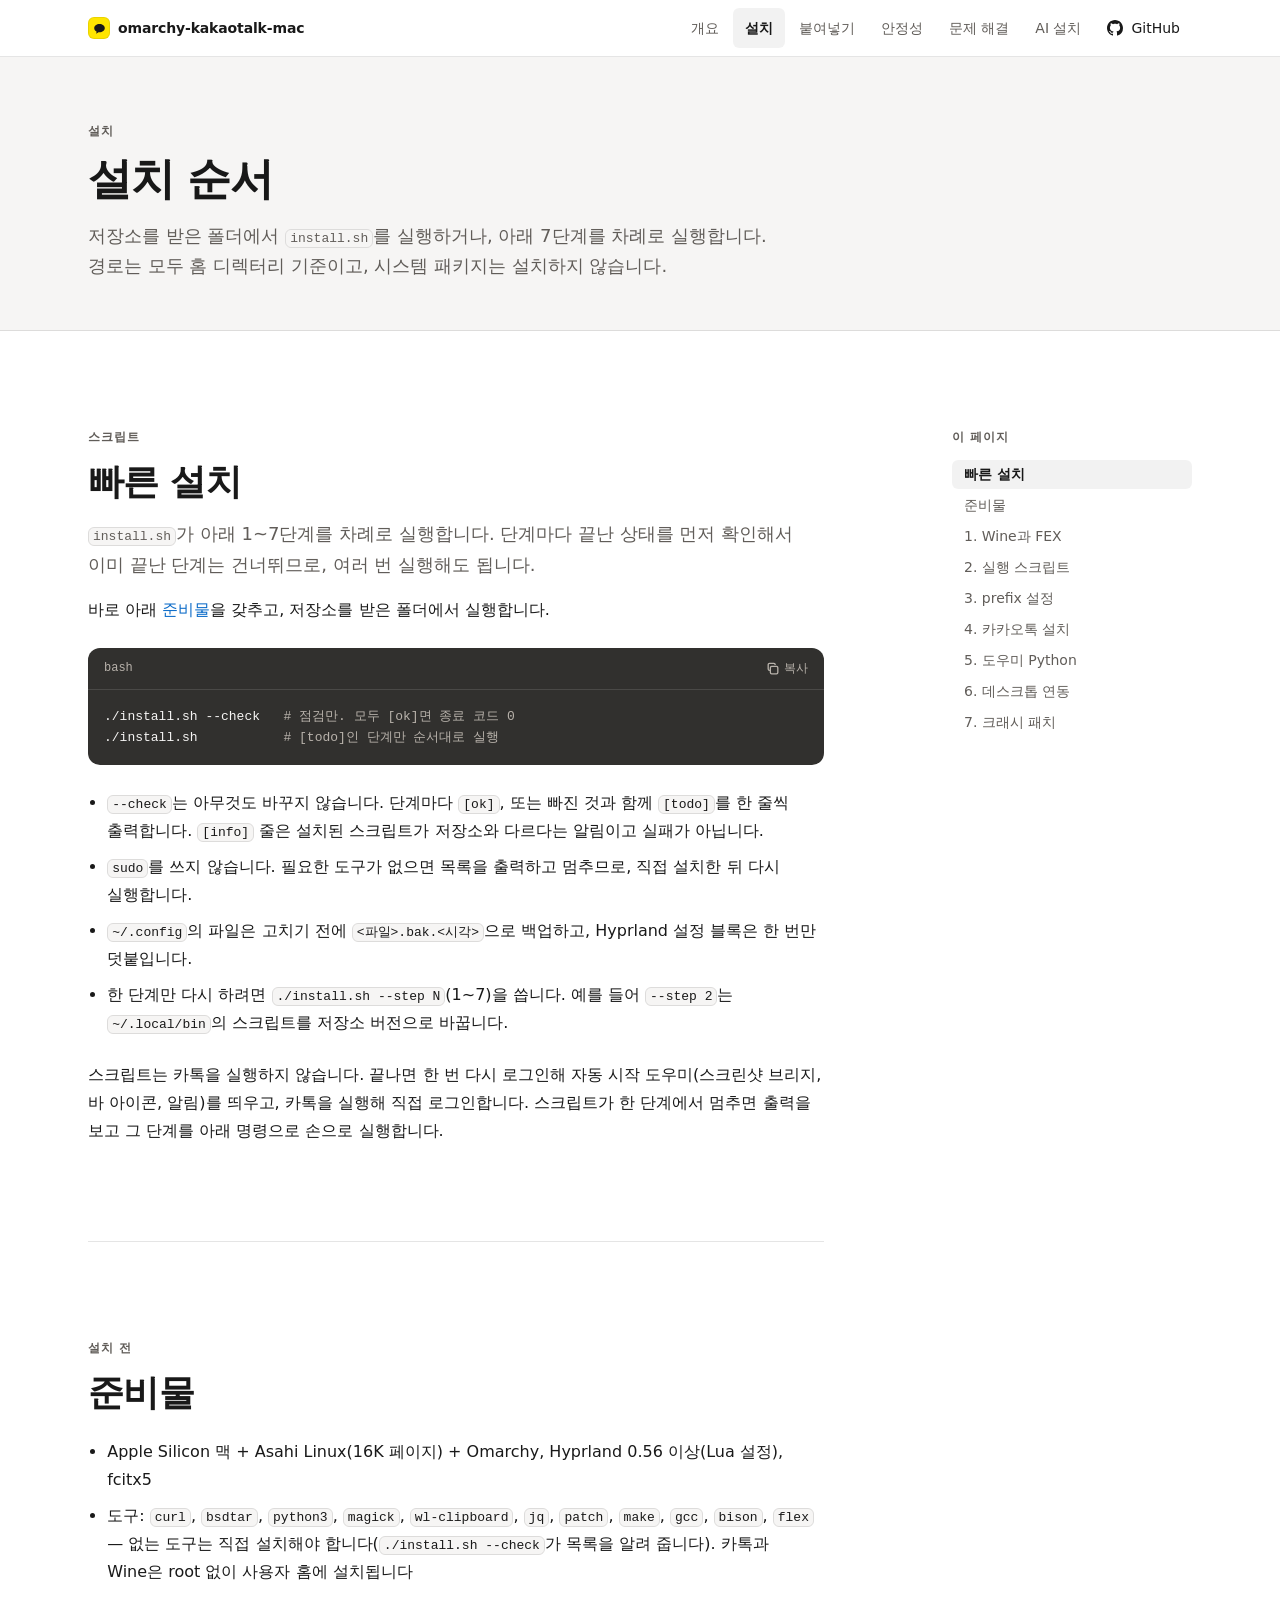
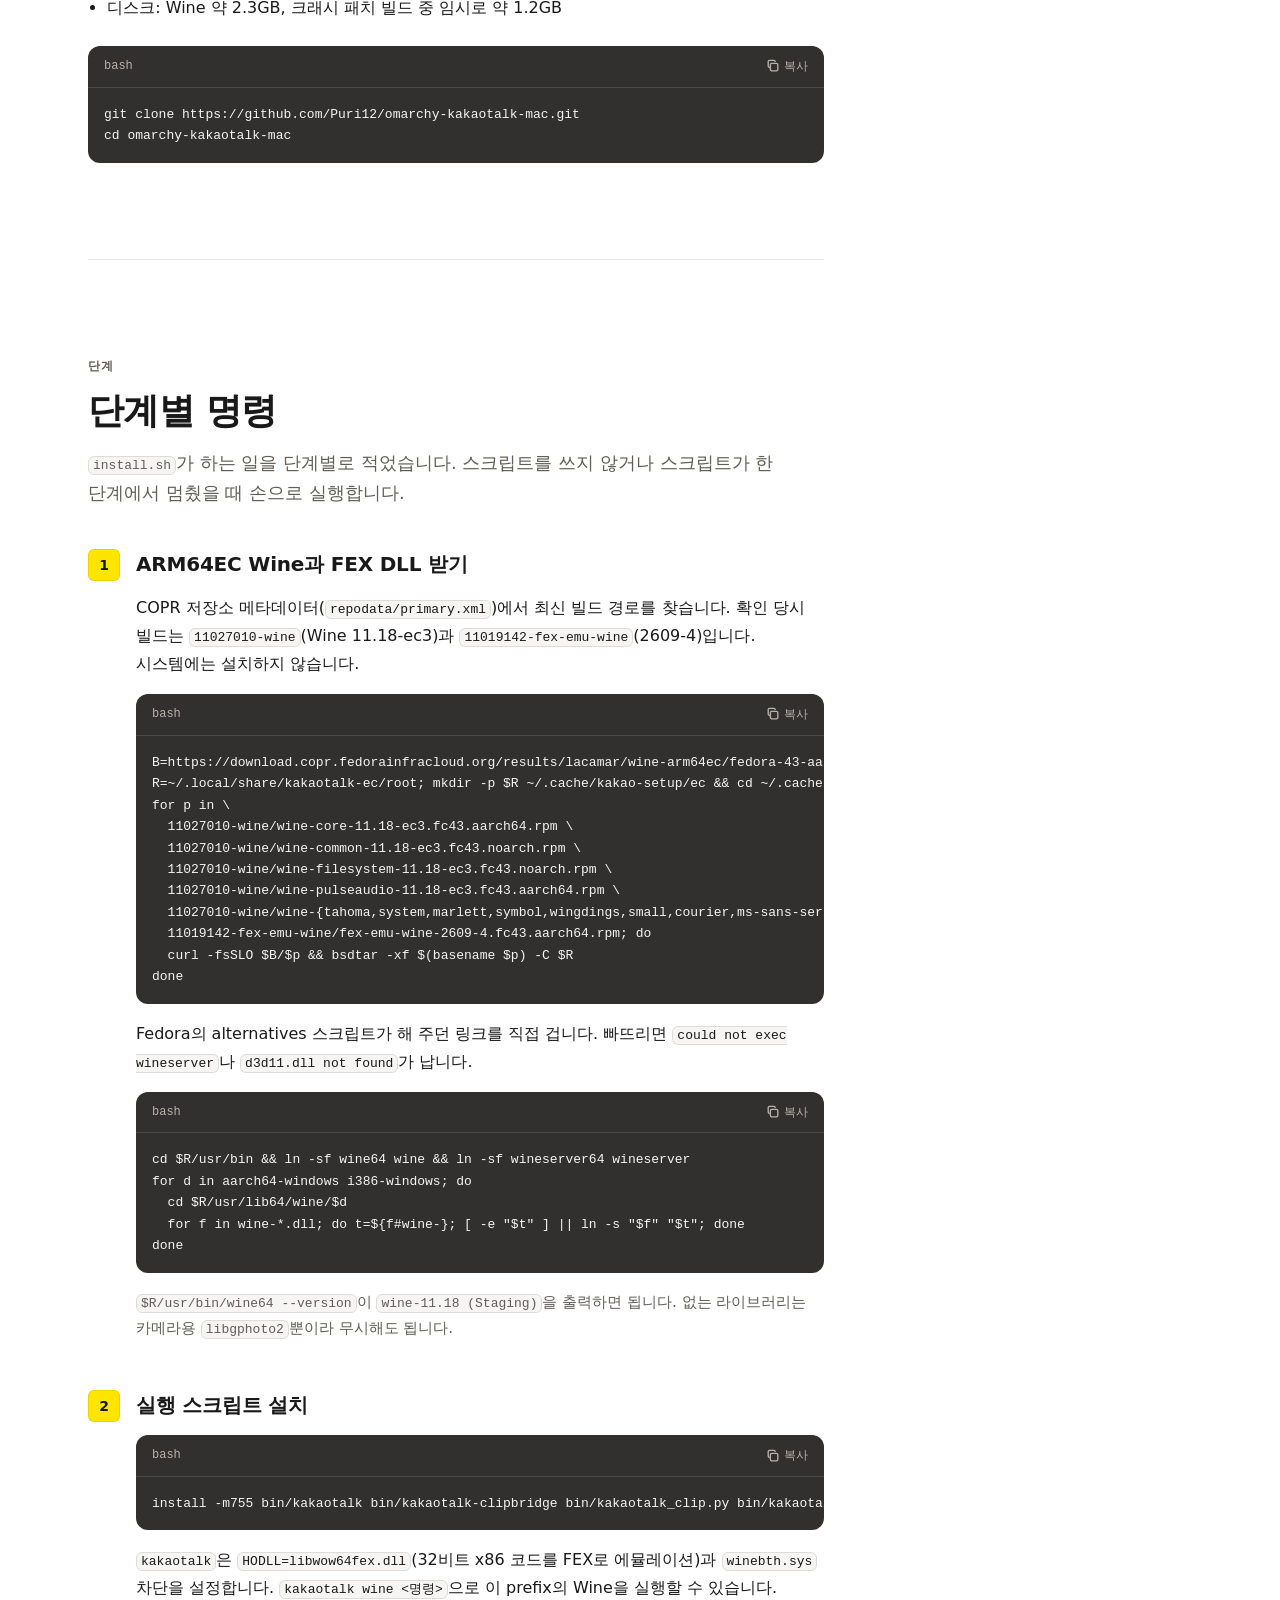
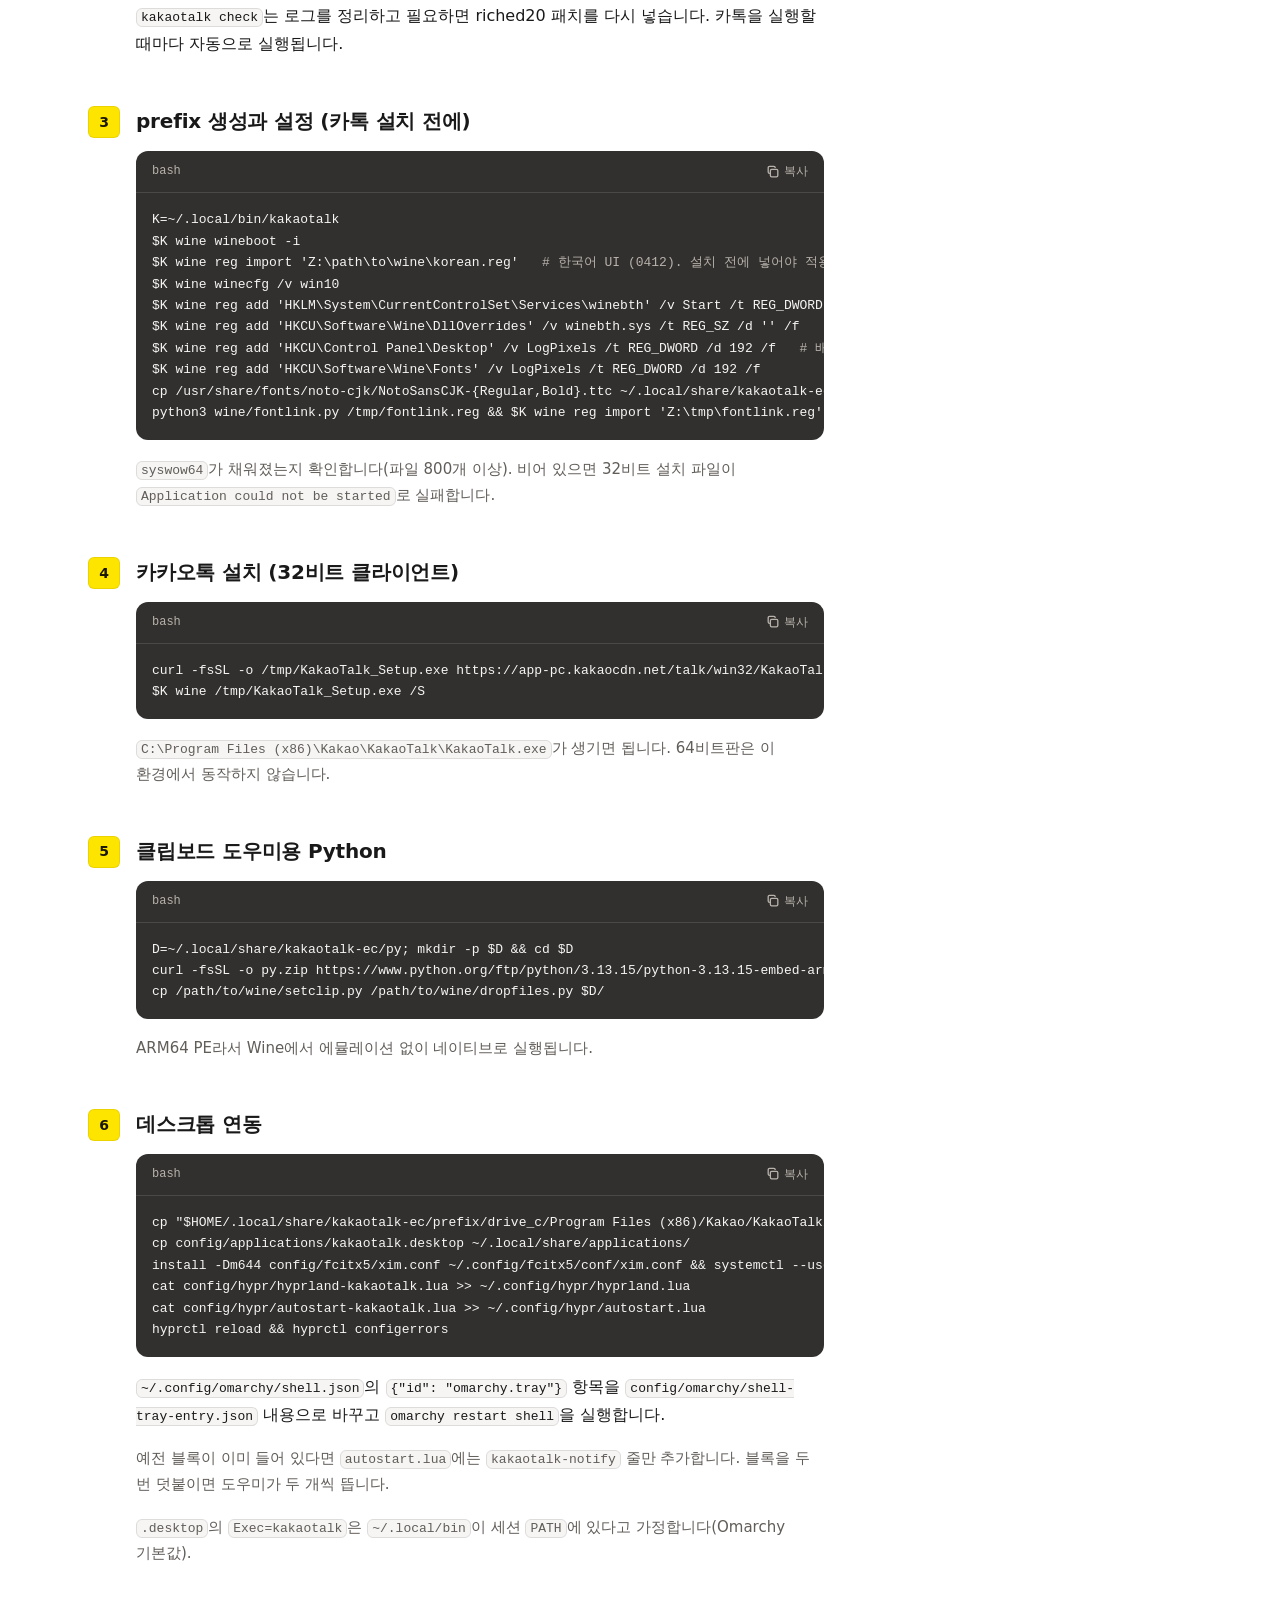
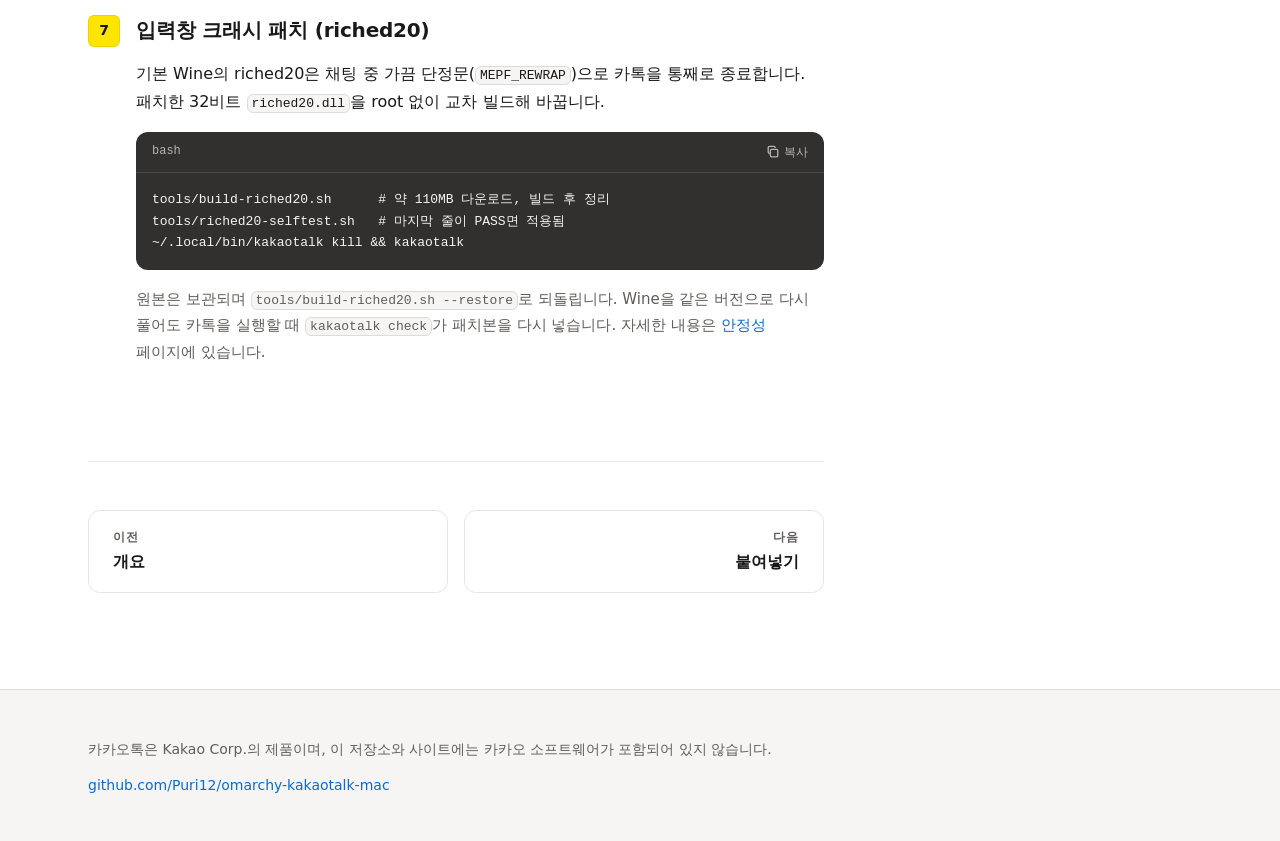
<file: site/install.html>
<!doctype html>
<html lang="ko">
<head>
<meta charset="utf-8">
<meta name="viewport" content="width=device-width, initial-scale=1">
<title>설치 · omarchy-kakaotalk-mac</title>
<meta name="description" content="Apple Silicon Omarchy에 ARM64EC Wine과 32비트 카카오톡을 설치하는 install.sh 빠른 설치와 7단계 명령.">
<link rel="canonical" href="https://puri12.github.io/omarchy-kakaotalk-mac/install.html">
<meta property="og:type" content="website">
<meta property="og:title" content="설치 · omarchy-kakaotalk-mac">
<meta property="og:description" content="Apple Silicon Omarchy에 ARM64EC Wine과 32비트 카카오톡을 설치하는 install.sh 빠른 설치와 7단계 명령.">
<meta property="og:url" content="https://puri12.github.io/omarchy-kakaotalk-mac/install.html">
<meta name="twitter:card" content="summary">
<meta name="theme-color" content="#f6f5f4">
<link rel="icon" href="data:image/svg+xml,%3Csvg xmlns='http://www.w3.org/2000/svg' viewBox='0 0 32 32'%3E%3Crect width='32' height='32' rx='8' fill='%23FEE500'/%3E%3Cpath d='M16 8c-5 0-9 3.1-9 7 0 2.5 1.7 4.7 4.2 5.9l-1 3.6 4.1-2.7c.6.1 1.1.1 1.7.1 5 0 9-3.1 9-7s-4-6.9-9-6.9z' fill='%23191919'/%3E%3C/svg%3E">
<link rel="stylesheet" href="style.css">
<script>document.documentElement.classList.add('js')</script>
<script src="app.js" defer></script>
</head>
<body>
<a class="skip" href="#main">본문으로 건너뛰기</a>

<header class="site-header">
  <div class="shell">
    <a class="brand" href="index.html" aria-label="omarchy-kakaotalk-mac 처음으로">
      <span class="brand__mark" aria-hidden="true"><svg viewBox="0 0 16 16"><path d="M8 2.5C4.4 2.5 1.5 4.8 1.5 7.6c0 1.8 1.2 3.4 3 4.3l-.7 2.6 3-2c.4.1.8.1 1.2.1 3.6 0 6.5-2.3 6.5-5S11.6 2.5 8 2.5z" fill="#191919"/></svg></span>
      omarchy-kakaotalk-mac
    </a>
    <a class="header-gh" href="https://github.com/Puri12/omarchy-kakaotalk-mac"><svg viewBox="0 0 16 16" aria-hidden="true"><path fill="currentColor" d="M8 0C3.58 0 0 3.58 0 8c0 3.54 2.29 6.53 5.47 7.59.4.07.55-.17.55-.38 0-.19-.01-.82-.01-1.49-2.01.37-2.53-.49-2.69-.94-.09-.23-.48-.94-.82-1.13-.28-.15-.68-.52-.01-.53.63-.01 1.08.58 1.23.82.72 1.21 1.87.87 2.33.66.07-.52.28-.87.51-1.07-1.78-.2-3.64-.89-3.64-3.95 0-.87.31-1.59.82-2.15-.08-.2-.36-1.02.08-2.12 0 0 .67-.21 2.2.82.64-.18 1.32-.27 2-.27.68 0 1.36.09 2 .27 1.53-1.04 2.2-.82 2.2-.82.44 1.1.16 1.92.08 2.12.51.56.82 1.27.82 2.15 0 3.07-1.87 3.75-3.65 3.95.29.25.54.73.54 1.48 0 1.07-.01 1.93-.01 2.2 0 .21.15.46.55.38A8.013 8.013 0 0016 8c0-4.42-3.58-8-8-8z"/></svg> GitHub</a>
    <nav class="site-nav" aria-label="사이트">
      <a href="index.html">개요</a>
      <a href="install.html" aria-current="page">설치</a>
      <a href="clipboard.html">붙여넣기</a>
      <a href="stability.html">안정성</a>
      <a href="troubleshooting.html">문제 해결</a>
      <a href="ai.html">AI 설치</a>
      <a class="gh" href="https://github.com/Puri12/omarchy-kakaotalk-mac"><svg viewBox="0 0 16 16" aria-hidden="true"><path fill="currentColor" d="M8 0C3.58 0 0 3.58 0 8c0 3.54 2.29 6.53 5.47 7.59.4.07.55-.17.55-.38 0-.19-.01-.82-.01-1.49-2.01.37-2.53-.49-2.69-.94-.09-.23-.48-.94-.82-1.13-.28-.15-.68-.52-.01-.53.63-.01 1.08.58 1.23.82.72 1.21 1.87.87 2.33.66.07-.52.28-.87.51-1.07-1.78-.2-3.64-.89-3.64-3.95 0-.87.31-1.59.82-2.15-.08-.2-.36-1.02.08-2.12 0 0 .67-.21 2.2.82.64-.18 1.32-.27 2-.27.68 0 1.36.09 2 .27 1.53-1.04 2.2-.82 2.2-.82.44 1.1.16 1.92.08 2.12.51.56.82 1.27.82 2.15 0 3.07-1.87 3.75-3.65 3.95.29.25.54.73.54 1.48 0 1.07-.01 1.93-.01 2.2 0 .21.15.46.55.38A8.013 8.013 0 0016 8c0-4.42-3.58-8-8-8z"/></svg> GitHub</a>
    </nav>
  </div>
</header>

<section class="page-head"><div class="shell"><p class="overline">설치</p><h1>설치 순서</h1><p class="lead">저장소를 받은 폴더에서 <code>install.sh</code>를 실행하거나, 아래 7단계를 차례로 실행합니다. 경로는 모두 홈 디렉터리 기준이고, 시스템 패키지는 설치하지 않습니다.</p></div></section>
<div class="shell">
  <div class="doc">
    <main id="main">
<section class="section reveal" id="quick" aria-labelledby="quick-h">
<p class="overline">스크립트</p>
<h2 id="quick-h">빠른 설치</h2>
<p class="intro"><code>install.sh</code>가 아래 1~7단계를 차례로 실행합니다. 단계마다 끝난 상태를 먼저 확인해서 이미 끝난 단계는 건너뛰므로, 여러 번 실행해도 됩니다.</p>
<p>바로 아래 <a href="#before">준비물</a>을 갖추고, 저장소를 받은 폴더에서 실행합니다.</p>
<figure class="code"><figcaption>bash</figcaption><pre tabindex="0"><code>./install.sh --check   <span class="c"># 점검만. 모두 [ok]면 종료 코드 0</span>
./install.sh           <span class="c"># [todo]인 단계만 순서대로 실행</span></code></pre></figure>
<ul class="plain">
<li><code>--check</code>는 아무것도 바꾸지 않습니다. 단계마다 <code>[ok]</code>, 또는 빠진 것과 함께 <code>[todo]</code>를 한 줄씩 출력합니다. <code>[info]</code> 줄은 설치된 스크립트가 저장소와 다르다는 알림이고 실패가 아닙니다.</li>
<li><code>sudo</code>를 쓰지 않습니다. 필요한 도구가 없으면 목록을 출력하고 멈추므로, 직접 설치한 뒤 다시 실행합니다.</li>
<li><code>~/.config</code>의 파일은 고치기 전에 <code>&lt;파일&gt;.bak.&lt;시각&gt;</code>으로 백업하고, Hyprland 설정 블록은 한 번만 덧붙입니다.</li>
<li>한 단계만 다시 하려면 <code>./install.sh --step N</code>(1~7)을 씁니다. 예를 들어 <code>--step 2</code>는 <code>~/.local/bin</code>의 스크립트를 저장소 버전으로 바꿉니다.</li>
</ul>
<p class="note">스크립트는 카톡을 실행하지 않습니다. 끝나면 한 번 다시 로그인해 자동 시작 도우미(스크린샷 브리지, 바 아이콘, 알림)를 띄우고, 카톡을 실행해 직접 로그인합니다. 스크립트가 한 단계에서 멈추면 출력을 보고 그 단계를 아래 명령으로 손으로 실행합니다.</p>
</section><section class="section reveal" id="before" aria-labelledby="before-h">
<p class="overline">설치 전</p>
<h2 id="before-h">준비물</h2>
<ul class="plain">
<li>Apple Silicon 맥 + Asahi Linux(16K 페이지) + Omarchy, Hyprland 0.56 이상(Lua 설정), fcitx5</li>
<li>도구: <code>curl</code>, <code>bsdtar</code>, <code>python3</code>, <code>magick</code>, <code>wl-clipboard</code>, <code>jq</code>, <code>patch</code>, <code>make</code>, <code>gcc</code>, <code>bison</code>, <code>flex</code> — 없는 도구는 직접 설치해야 합니다(<code>./install.sh --check</code>가 목록을 알려 줍니다). 카톡과 Wine은 root 없이 사용자 홈에 설치됩니다</li>
<li>디스크: Wine 약 2.3GB, 크래시 패치 빌드 중 임시로 약 1.2GB</li>
</ul>
<figure class="code"><figcaption>bash</figcaption><pre tabindex="0"><code>git clone https://github.com/Puri12/omarchy-kakaotalk-mac.git
cd omarchy-kakaotalk-mac</code></pre></figure>
</section><section class="section reveal" id="steps" aria-labelledby="install-h">
        <p class="overline">단계</p>
        <h2 id="install-h">단계별 명령</h2>
        <p class="intro"><code>install.sh</code>가 하는 일을 단계별로 적었습니다. 스크립트를 쓰지 않거나 스크립트가 한 단계에서 멈췄을 때 손으로 실행합니다.</p>
        <ol class="steps">
          <li class="step" id="step-1">
            <span class="step__num" aria-hidden="true">1</span>
            <div class="step__body">
              <h3>ARM64EC Wine과 FEX DLL 받기</h3>
              <p>COPR 저장소 메타데이터(<code>repodata/primary.xml</code>)에서 최신 빌드 경로를 찾습니다. 확인 당시 빌드는 <code>11027010-wine</code>(Wine 11.18-ec3)과 <code>11019142-fex-emu-wine</code>(2609-4)입니다. 시스템에는 설치하지 않습니다.</p>
              <figure class="code"><figcaption>bash</figcaption><pre tabindex="0"><code>B=https://download.copr.fedorainfracloud.org/results/lacamar/wine-arm64ec/fedora-43-aarch64
R=~/.local/share/kakaotalk-ec/root; mkdir -p $R ~/.cache/kakao-setup/ec &amp;&amp; cd ~/.cache/kakao-setup/ec
for p in \
  11027010-wine/wine-core-11.18-ec3.fc43.aarch64.rpm \
  11027010-wine/wine-common-11.18-ec3.fc43.noarch.rpm \
  11027010-wine/wine-filesystem-11.18-ec3.fc43.noarch.rpm \
  11027010-wine/wine-pulseaudio-11.18-ec3.fc43.aarch64.rpm \
  11027010-wine/wine-{tahoma,system,marlett,symbol,wingdings,small,courier,ms-sans-serif,arial}-winefonts-11.18-ec3.fc43.noarch.rpm \
  11019142-fex-emu-wine/fex-emu-wine-2609-4.fc43.aarch64.rpm; do
  curl -fsSLO $B/$p &amp;&amp; bsdtar -xf $(basename $p) -C $R
done</code></pre></figure>
              <p>Fedora의 alternatives 스크립트가 해 주던 링크를 직접 겁니다. 빠뜨리면 <code>could not exec wineserver</code>나 <code>d3d11.dll not found</code>가 납니다.</p>
              <figure class="code"><figcaption>bash</figcaption><pre tabindex="0"><code>cd $R/usr/bin &amp;&amp; ln -sf wine64 wine &amp;&amp; ln -sf wineserver64 wineserver
for d in aarch64-windows i386-windows; do
  cd $R/usr/lib64/wine/$d
  for f in wine-*.dll; do t=${f#wine-}; [ -e "$t" ] || ln -s "$f" "$t"; done
done</code></pre></figure>
              <p class="note"><code>$R/usr/bin/wine64 --version</code>이 <code>wine-11.18 (Staging)</code>을 출력하면 됩니다. 없는 라이브러리는 카메라용 <code>libgphoto2</code>뿐이라 무시해도 됩니다.</p>
            </div>
          </li>

          <li class="step" id="step-2">
            <span class="step__num" aria-hidden="true">2</span>
            <div class="step__body">
              <h3>실행 스크립트 설치</h3>
              <figure class="code"><figcaption>bash</figcaption><pre tabindex="0"><code>install -m755 bin/kakaotalk bin/kakaotalk-clipbridge bin/kakaotalk_clip.py bin/kakaotalk-tray bin/kakaotalk-paste bin/kakaotalk-notify ~/.local/bin/</code></pre></figure>
              <p><code>kakaotalk</code>은 <code>HODLL=libwow64fex.dll</code>(32비트 x86 코드를 FEX로 에뮬레이션)과 <code>winebth.sys</code> 차단을 설정합니다. <code>kakaotalk wine &lt;명령&gt;</code>으로 이 prefix의 Wine을 실행할 수 있습니다. <code>kakaotalk check</code>는 로그를 정리하고 필요하면 riched20 패치를 다시 넣습니다. 카톡을 실행할 때마다 자동으로 실행됩니다.</p>
            </div>
          </li>

          <li class="step" id="step-3">
            <span class="step__num" aria-hidden="true">3</span>
            <div class="step__body">
              <h3>prefix 생성과 설정 (카톡 설치 전에)</h3>
              <figure class="code"><figcaption>bash</figcaption><pre tabindex="0"><code>K=~/.local/bin/kakaotalk
$K wine wineboot -i
$K wine reg import 'Z:\path\to\wine\korean.reg'   <span class="c"># 한국어 UI (0412). 설치 전에 넣어야 적용됨</span>
$K wine winecfg /v win10
$K wine reg add 'HKLM\System\CurrentControlSet\Services\winebth' /v Start /t REG_DWORD /d 4 /f
$K wine reg add 'HKCU\Software\Wine\DllOverrides' /v winebth.sys /t REG_SZ /d '' /f
$K wine reg add 'HKCU\Control Panel\Desktop' /v LogPixels /t REG_DWORD /d 192 /f   <span class="c"># 배율 2.0 기준</span>
$K wine reg add 'HKCU\Software\Wine\Fonts' /v LogPixels /t REG_DWORD /d 192 /f
cp /usr/share/fonts/noto-cjk/NotoSansCJK-{Regular,Bold}.ttc ~/.local/share/kakaotalk-ec/prefix/drive_c/windows/Fonts/
python3 wine/fontlink.py /tmp/fontlink.reg &amp;&amp; $K wine reg import 'Z:\tmp\fontlink.reg'</code></pre></figure>
              <p class="note"><code>syswow64</code>가 채워졌는지 확인합니다(파일 800개 이상). 비어 있으면 32비트 설치 파일이 <code>Application could not be started</code>로 실패합니다.</p>
            </div>
          </li>

          <li class="step" id="step-4">
            <span class="step__num" aria-hidden="true">4</span>
            <div class="step__body">
              <h3>카카오톡 설치 (32비트 클라이언트)</h3>
              <figure class="code"><figcaption>bash</figcaption><pre tabindex="0"><code>curl -fsSL -o /tmp/KakaoTalk_Setup.exe https://app-pc.kakaocdn.net/talk/win32/KakaoTalk_Setup.exe
$K wine /tmp/KakaoTalk_Setup.exe /S</code></pre></figure>
              <p class="note"><code>C:\Program Files (x86)\Kakao\KakaoTalk\KakaoTalk.exe</code>가 생기면 됩니다. 64비트판은 이 환경에서 동작하지 않습니다.</p>
            </div>
          </li>

          <li class="step" id="step-5">
            <span class="step__num" aria-hidden="true">5</span>
            <div class="step__body">
              <h3>클립보드 도우미용 Python</h3>
              <figure class="code"><figcaption>bash</figcaption><pre tabindex="0"><code>D=~/.local/share/kakaotalk-ec/py; mkdir -p $D &amp;&amp; cd $D
curl -fsSL -o py.zip https://www.python.org/ftp/python/3.13.15/python-3.13.15-embed-arm64.zip &amp;&amp; bsdtar -xf py.zip &amp;&amp; rm py.zip
cp /path/to/wine/setclip.py /path/to/wine/dropfiles.py $D/</code></pre></figure>
              <p class="note">ARM64 PE라서 Wine에서 에뮬레이션 없이 네이티브로 실행됩니다.</p>
            </div>
          </li>

          <li class="step" id="step-6">
            <span class="step__num" aria-hidden="true">6</span>
            <div class="step__body">
              <h3>데스크톱 연동</h3>
              <figure class="code"><figcaption>bash</figcaption><pre tabindex="0"><code>cp "$HOME/.local/share/kakaotalk-ec/prefix/drive_c/Program Files (x86)/Kakao/KakaoTalk/skin/default/image/2.0/x2.0/setting_img_talkappicon.png" ~/.local/share/icons/kakaotalk.png
cp config/applications/kakaotalk.desktop ~/.local/share/applications/
install -Dm644 config/fcitx5/xim.conf ~/.config/fcitx5/conf/xim.conf &amp;&amp; systemctl --user restart omarchy-fcitx5.service
cat config/hypr/hyprland-kakaotalk.lua &gt;&gt; ~/.config/hypr/hyprland.lua
cat config/hypr/autostart-kakaotalk.lua &gt;&gt; ~/.config/hypr/autostart.lua
hyprctl reload &amp;&amp; hyprctl configerrors</code></pre></figure>
              <p><code>~/.config/omarchy/shell.json</code>의 <code>{"id": "omarchy.tray"}</code> 항목을 <code>config/omarchy/shell-tray-entry.json</code> 내용으로 바꾸고 <code>omarchy restart shell</code>을 실행합니다.</p>
              <p class="note">예전 블록이 이미 들어 있다면 <code>autostart.lua</code>에는 <code>kakaotalk-notify</code> 줄만 추가합니다. 블록을 두 번 덧붙이면 도우미가 두 개씩 뜹니다.</p>
              <p class="note"><code>.desktop</code>의 <code>Exec=kakaotalk</code>은 <code>~/.local/bin</code>이 세션 <code>PATH</code>에 있다고 가정합니다(Omarchy 기본값).</p>
            </div>
          </li>
        <li class="step" id="step-7">
            <span class="step__num" aria-hidden="true">7</span>
            <div class="step__body">
              <h3>입력창 크래시 패치 (riched20)</h3>
              <p>기본 Wine의 riched20은 채팅 중 가끔 단정문(<code>MEPF_REWRAP</code>)으로 카톡을 통째로 종료합니다. 패치한 32비트 <code>riched20.dll</code>을 root 없이 교차 빌드해 바꿉니다.</p>
              <figure class="code"><figcaption>bash</figcaption><pre tabindex="0"><code>tools/build-riched20.sh      # 약 110MB 다운로드, 빌드 후 정리
tools/riched20-selftest.sh   # 마지막 줄이 PASS면 적용됨
~/.local/bin/kakaotalk kill &amp;&amp; kakaotalk</code></pre></figure>
              <p class="note">원본은 보관되며 <code>tools/build-riched20.sh --restore</code>로 되돌립니다. Wine을 같은 버전으로 다시 풀어도 카톡을 실행할 때 <code>kakaotalk check</code>가 패치본을 다시 넣습니다. 자세한 내용은 <a href="stability.html#crash">안정성</a> 페이지에 있습니다.</p>
            </div>
          </li>
        </ol>
      </section>

<nav class="pager" aria-label="이전/다음 페이지"><a href="index.html"><small>이전</small><span>개요</span></a><a class="next" href="clipboard.html"><small>다음</small><span>붙여넣기</span></a></nav>
    </main>
    <nav class="toc" aria-label="이 페이지 목차"><p>이 페이지</p><ol><li><a href="#quick">빠른 설치</a></li><li><a href="#before">준비물</a></li><li><a href="#step-1">1. Wine과 FEX</a></li><li><a href="#step-2">2. 실행 스크립트</a></li><li><a href="#step-3">3. prefix 설정</a></li><li><a href="#step-4">4. 카카오톡 설치</a></li><li><a href="#step-5">5. 도우미 Python</a></li><li><a href="#step-6">6. 데스크톱 연동</a></li><li><a href="#step-7">7. 크래시 패치</a></li></ol></nav>
  </div>
</div>

<footer class="site-footer">
  <div class="shell">
    <p>카카오톡은 Kakao Corp.의 제품이며, 이 저장소와 사이트에는 카카오 소프트웨어가 포함되어 있지 않습니다.</p>
    <p><a href="https://github.com/Puri12/omarchy-kakaotalk-mac">github.com/Puri12/omarchy-kakaotalk-mac</a></p>
  </div>
</footer>
</body>
</html>
</file>
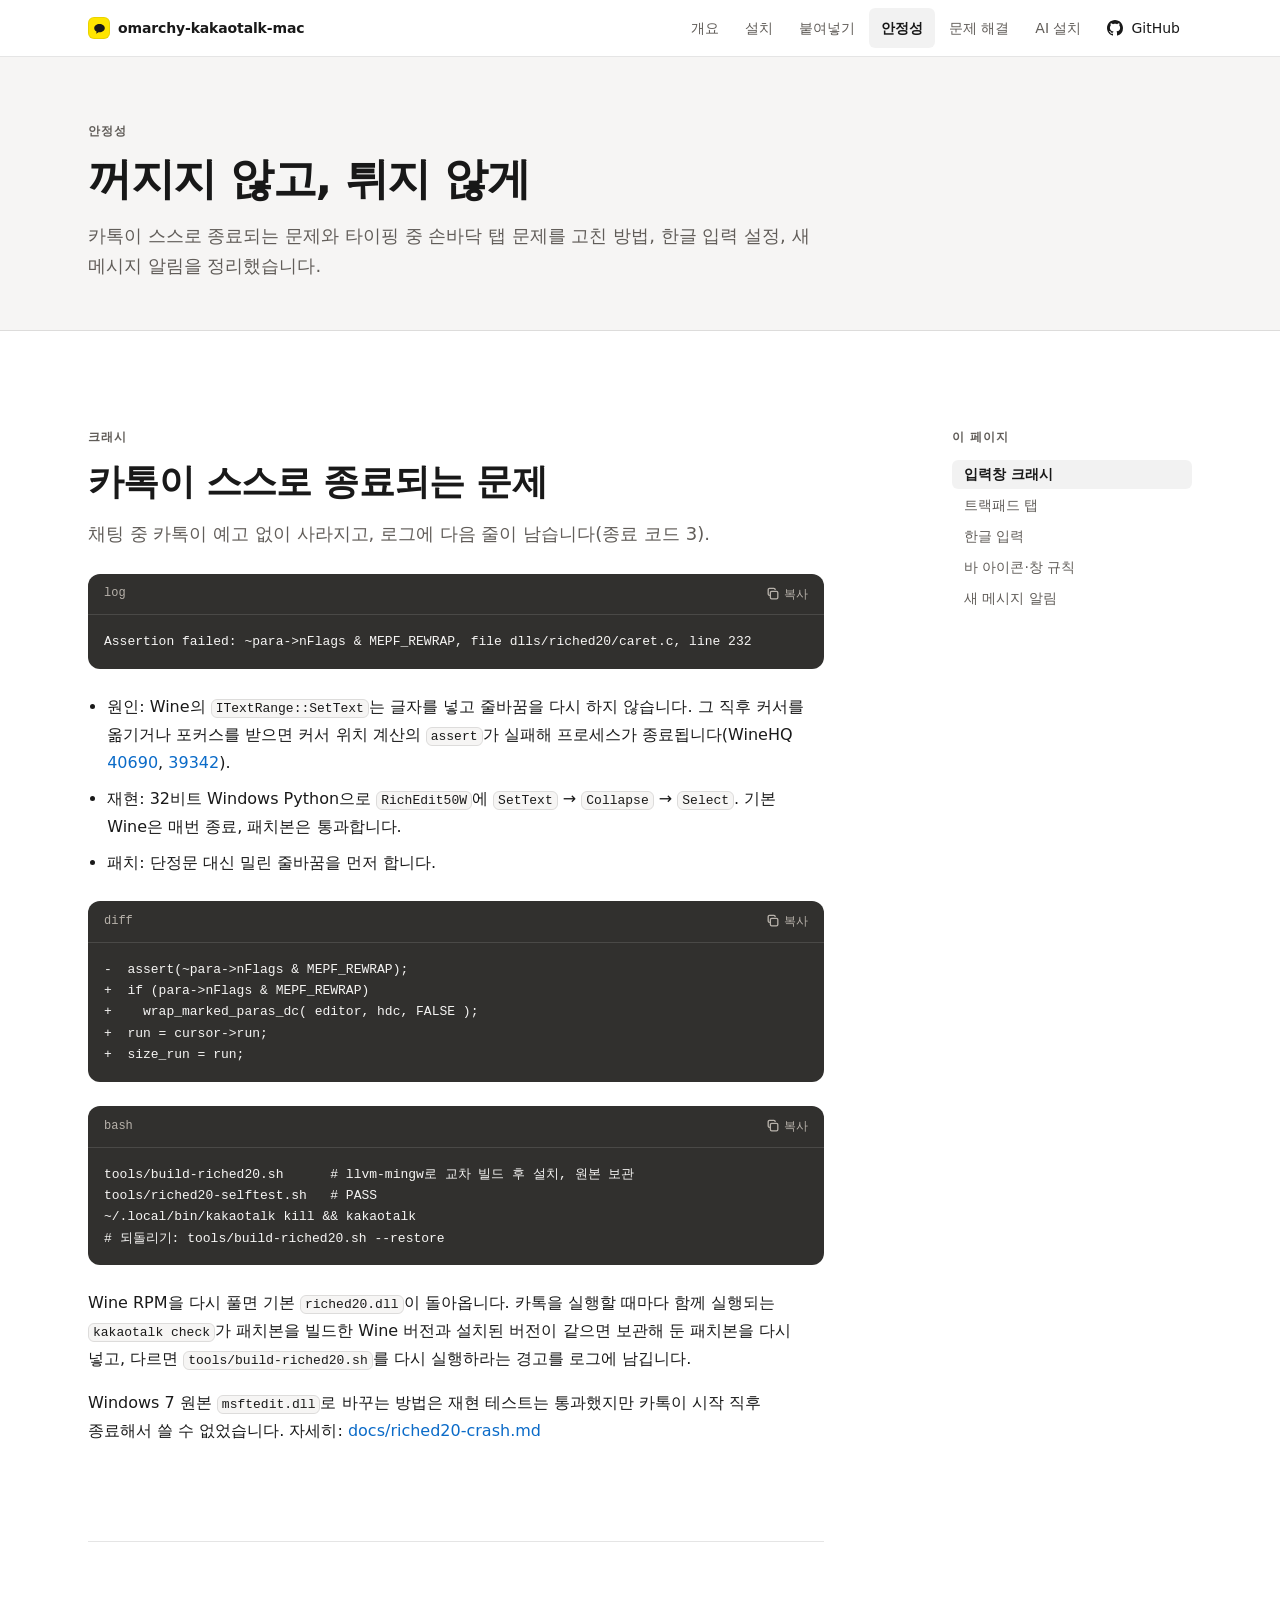
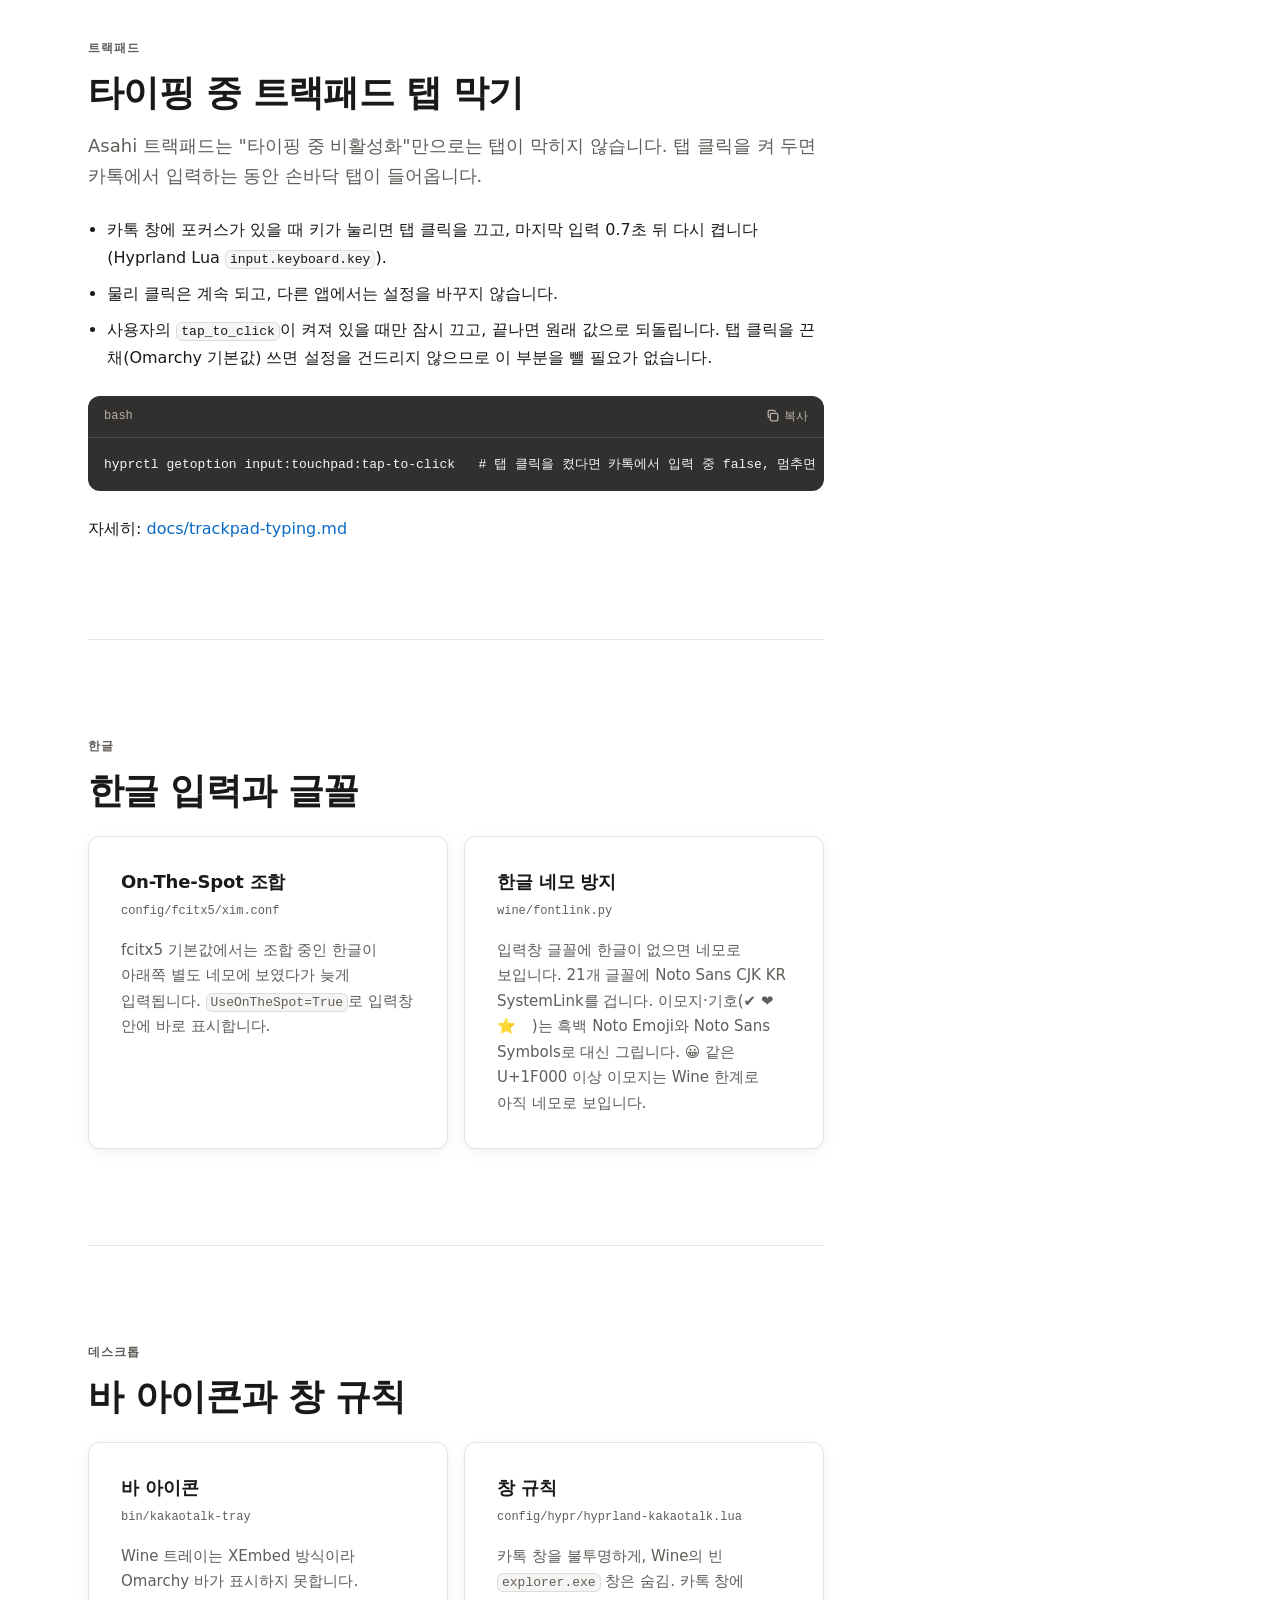
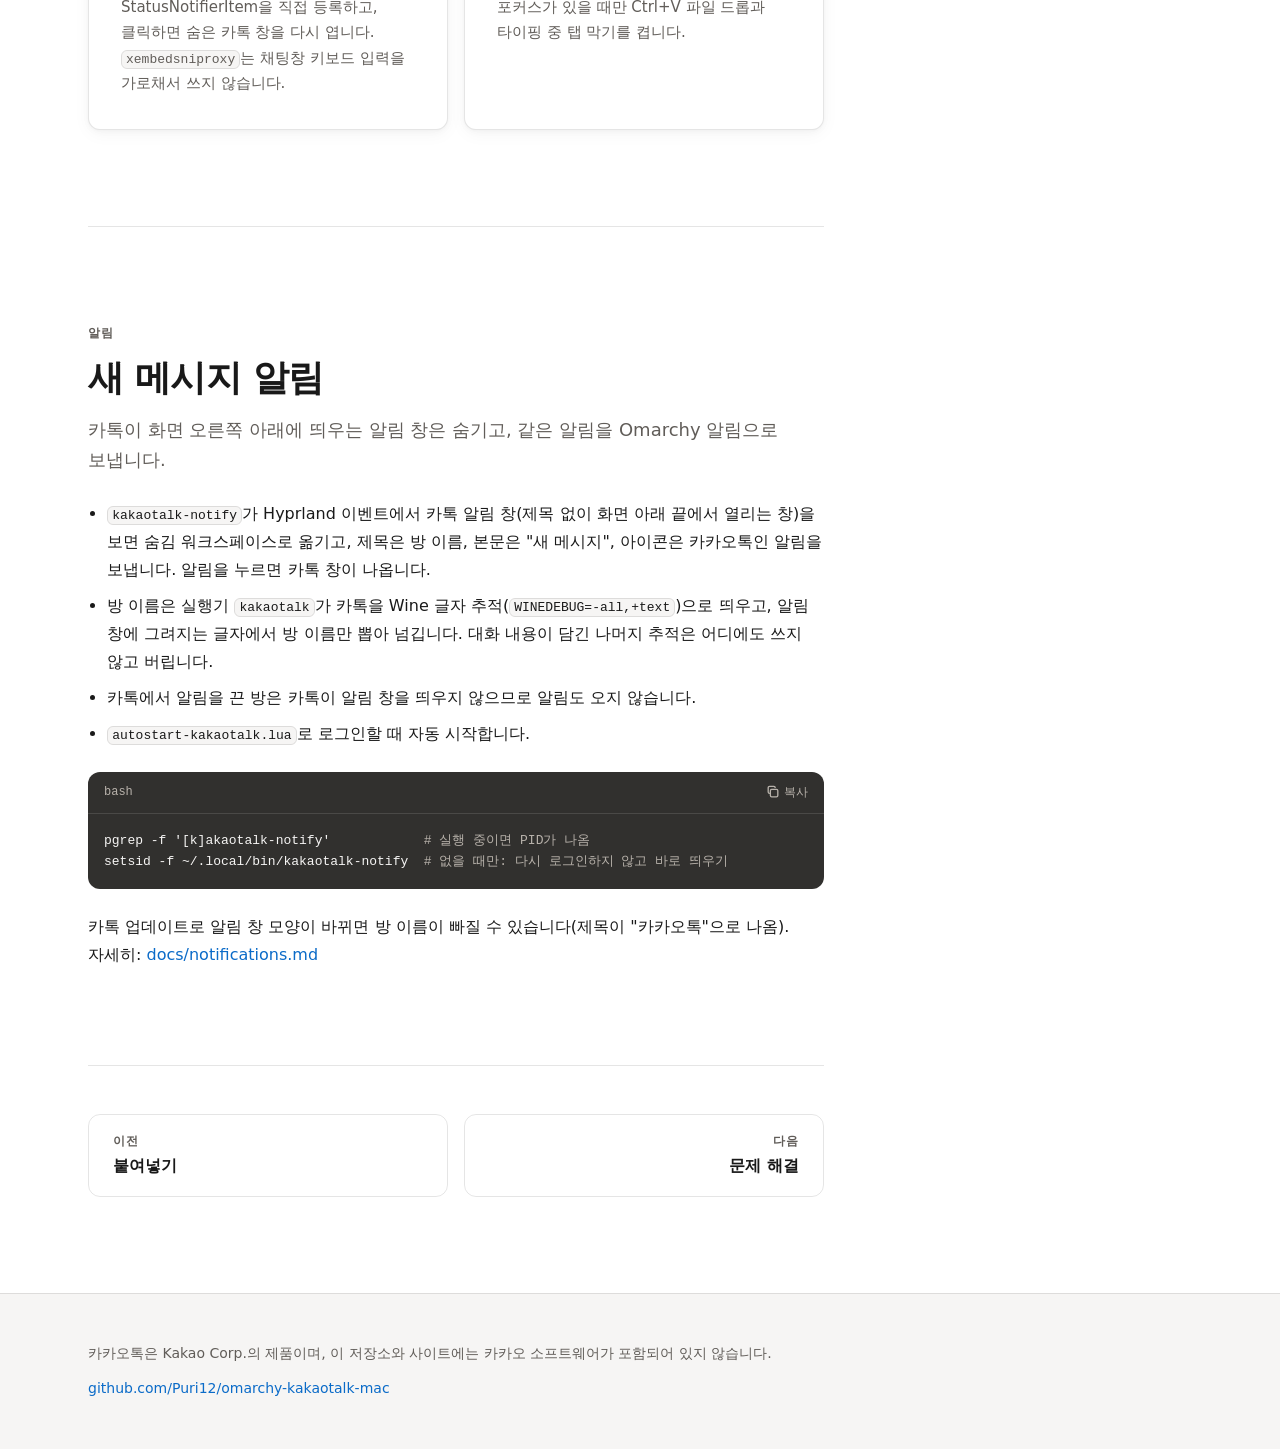
<file: site/stability.html>
<!doctype html>
<html lang="ko">
<head>
<meta charset="utf-8">
<meta name="viewport" content="width=device-width, initial-scale=1">
<title>안정성 · omarchy-kakaotalk-mac</title>
<meta name="description" content="카카오톡이 스스로 종료되는 Wine riched20 문제의 원인과 패치, 타이핑 중 트랙패드 탭 막기, 한글 입력 설정, 새 메시지 알림.">
<link rel="canonical" href="https://puri12.github.io/omarchy-kakaotalk-mac/stability.html">
<meta property="og:type" content="website">
<meta property="og:title" content="안정성 · omarchy-kakaotalk-mac">
<meta property="og:description" content="카카오톡이 스스로 종료되는 Wine riched20 문제의 원인과 패치, 타이핑 중 트랙패드 탭 막기, 한글 입력 설정, 새 메시지 알림.">
<meta property="og:url" content="https://puri12.github.io/omarchy-kakaotalk-mac/stability.html">
<meta name="twitter:card" content="summary">
<meta name="theme-color" content="#f6f5f4">
<link rel="icon" href="data:image/svg+xml,%3Csvg xmlns='http://www.w3.org/2000/svg' viewBox='0 0 32 32'%3E%3Crect width='32' height='32' rx='8' fill='%23FEE500'/%3E%3Cpath d='M16 8c-5 0-9 3.1-9 7 0 2.5 1.7 4.7 4.2 5.9l-1 3.6 4.1-2.7c.6.1 1.1.1 1.7.1 5 0 9-3.1 9-7s-4-6.9-9-6.9z' fill='%23191919'/%3E%3C/svg%3E">
<link rel="stylesheet" href="style.css">
<script>document.documentElement.classList.add('js')</script>
<script src="app.js" defer></script>
</head>
<body>
<a class="skip" href="#main">본문으로 건너뛰기</a>

<header class="site-header">
  <div class="shell">
    <a class="brand" href="index.html" aria-label="omarchy-kakaotalk-mac 처음으로">
      <span class="brand__mark" aria-hidden="true"><svg viewBox="0 0 16 16"><path d="M8 2.5C4.4 2.5 1.5 4.8 1.5 7.6c0 1.8 1.2 3.4 3 4.3l-.7 2.6 3-2c.4.1.8.1 1.2.1 3.6 0 6.5-2.3 6.5-5S11.6 2.5 8 2.5z" fill="#191919"/></svg></span>
      omarchy-kakaotalk-mac
    </a>
    <a class="header-gh" href="https://github.com/Puri12/omarchy-kakaotalk-mac"><svg viewBox="0 0 16 16" aria-hidden="true"><path fill="currentColor" d="M8 0C3.58 0 0 3.58 0 8c0 3.54 2.29 6.53 5.47 7.59.4.07.55-.17.55-.38 0-.19-.01-.82-.01-1.49-2.01.37-2.53-.49-2.69-.94-.09-.23-.48-.94-.82-1.13-.28-.15-.68-.52-.01-.53.63-.01 1.08.58 1.23.82.72 1.21 1.87.87 2.33.66.07-.52.28-.87.51-1.07-1.78-.2-3.64-.89-3.64-3.95 0-.87.31-1.59.82-2.15-.08-.2-.36-1.02.08-2.12 0 0 .67-.21 2.2.82.64-.18 1.32-.27 2-.27.68 0 1.36.09 2 .27 1.53-1.04 2.2-.82 2.2-.82.44 1.1.16 1.92.08 2.12.51.56.82 1.27.82 2.15 0 3.07-1.87 3.75-3.65 3.95.29.25.54.73.54 1.48 0 1.07-.01 1.93-.01 2.2 0 .21.15.46.55.38A8.013 8.013 0 0016 8c0-4.42-3.58-8-8-8z"/></svg> GitHub</a>
    <nav class="site-nav" aria-label="사이트">
      <a href="index.html">개요</a>
      <a href="install.html">설치</a>
      <a href="clipboard.html">붙여넣기</a>
      <a href="stability.html" aria-current="page">안정성</a>
      <a href="troubleshooting.html">문제 해결</a>
      <a href="ai.html">AI 설치</a>
      <a class="gh" href="https://github.com/Puri12/omarchy-kakaotalk-mac"><svg viewBox="0 0 16 16" aria-hidden="true"><path fill="currentColor" d="M8 0C3.58 0 0 3.58 0 8c0 3.54 2.29 6.53 5.47 7.59.4.07.55-.17.55-.38 0-.19-.01-.82-.01-1.49-2.01.37-2.53-.49-2.69-.94-.09-.23-.48-.94-.82-1.13-.28-.15-.68-.52-.01-.53.63-.01 1.08.58 1.23.82.72 1.21 1.87.87 2.33.66.07-.52.28-.87.51-1.07-1.78-.2-3.64-.89-3.64-3.95 0-.87.31-1.59.82-2.15-.08-.2-.36-1.02.08-2.12 0 0 .67-.21 2.2.82.64-.18 1.32-.27 2-.27.68 0 1.36.09 2 .27 1.53-1.04 2.2-.82 2.2-.82.44 1.1.16 1.92.08 2.12.51.56.82 1.27.82 2.15 0 3.07-1.87 3.75-3.65 3.95.29.25.54.73.54 1.48 0 1.07-.01 1.93-.01 2.2 0 .21.15.46.55.38A8.013 8.013 0 0016 8c0-4.42-3.58-8-8-8z"/></svg> GitHub</a>
    </nav>
  </div>
</header>

<section class="page-head"><div class="shell"><p class="overline">안정성</p><h1>꺼지지 않고, 튀지 않게</h1><p class="lead">카톡이 스스로 종료되는 문제와 타이핑 중 손바닥 탭 문제를 고친 방법, 한글 입력 설정, 새 메시지 알림을 정리했습니다.</p></div></section>
<div class="shell">
  <div class="doc">
    <main id="main">
<section class="section reveal" id="crash" aria-labelledby="crash-h">
<p class="overline">크래시</p>
<h2 id="crash-h">카톡이 스스로 종료되는 문제</h2>
<p class="intro">채팅 중 카톡이 예고 없이 사라지고, 로그에 다음 줄이 남습니다(종료 코드 3).</p>
<figure class="code"><figcaption>log</figcaption><pre tabindex="0"><code>Assertion failed: ~para-&gt;nFlags &amp; MEPF_REWRAP, file dlls/riched20/caret.c, line 232</code></pre></figure>
<ul class="plain">
<li>원인: Wine의 <code>ITextRange::SetText</code>는 글자를 넣고 줄바꿈을 다시 하지 않습니다. 그 직후 커서를 옮기거나 포커스를 받으면 커서 위치 계산의 <code>assert</code>가 실패해 프로세스가 종료됩니다(WineHQ <a href="https://bugs.winehq.org/show_bug.cgi?id=40690">40690</a>, <a href="https://bugs.winehq.org/show_bug.cgi?id=39342">39342</a>).</li>
<li>재현: 32비트 Windows Python으로 <code>RichEdit50W</code>에 <code>SetText</code> → <code>Collapse</code> → <code>Select</code>. 기본 Wine은 매번 종료, 패치본은 통과합니다.</li>
<li>패치: 단정문 대신 밀린 줄바꿈을 먼저 합니다.</li>
</ul>
<figure class="code"><figcaption>diff</figcaption><pre tabindex="0"><code>-  assert(~para-&gt;nFlags &amp; MEPF_REWRAP);
+  if (para-&gt;nFlags &amp; MEPF_REWRAP)
+    wrap_marked_paras_dc( editor, hdc, FALSE );
+  run = cursor-&gt;run;
+  size_run = run;</code></pre></figure>
<figure class="code"><figcaption>bash</figcaption><pre tabindex="0"><code>tools/build-riched20.sh      # llvm-mingw로 교차 빌드 후 설치, 원본 보관
tools/riched20-selftest.sh   # PASS
~/.local/bin/kakaotalk kill &amp;&amp; kakaotalk
# 되돌리기: tools/build-riched20.sh --restore</code></pre></figure>
<p>Wine RPM을 다시 풀면 기본 <code>riched20.dll</code>이 돌아옵니다. 카톡을 실행할 때마다 함께 실행되는 <code>kakaotalk check</code>가 패치본을 빌드한 Wine 버전과 설치된 버전이 같으면 보관해 둔 패치본을 다시 넣고, 다르면 <code>tools/build-riched20.sh</code>를 다시 실행하라는 경고를 로그에 남깁니다.</p>
<p class="note">Windows 7 원본 <code>msftedit.dll</code>로 바꾸는 방법은 재현 테스트는 통과했지만 카톡이 시작 직후 종료해서 쓸 수 없었습니다. 자세히: <a href="https://github.com/Puri12/omarchy-kakaotalk-mac/blob/main/docs/riched20-crash.md">docs/riched20-crash.md</a></p>
</section><section class="section reveal" id="trackpad" aria-labelledby="trackpad-h">
<p class="overline">트랙패드</p>
<h2 id="trackpad-h">타이핑 중 트랙패드 탭 막기</h2>
<p class="intro">Asahi 트랙패드는 "타이핑 중 비활성화"만으로는 탭이 막히지 않습니다. 탭 클릭을 켜 두면 카톡에서 입력하는 동안 손바닥 탭이 들어옵니다.</p>
<ul class="plain">
<li>카톡 창에 포커스가 있을 때 키가 눌리면 탭 클릭을 끄고, 마지막 입력 0.7초 뒤 다시 켭니다(Hyprland Lua <code>input.keyboard.key</code>).</li>
<li>물리 클릭은 계속 되고, 다른 앱에서는 설정을 바꾸지 않습니다.</li>
<li>사용자의 <code>tap_to_click</code>이 켜져 있을 때만 잠시 끄고, 끝나면 원래 값으로 되돌립니다. 탭 클릭을 끈 채(Omarchy 기본값) 쓰면 설정을 건드리지 않으므로 이 부분을 뺄 필요가 없습니다.</li>
</ul>
<figure class="code"><figcaption>bash</figcaption><pre tabindex="0"><code>hyprctl getoption input:touchpad:tap-to-click   # 탭 클릭을 켰다면 카톡에서 입력 중 false, 멈추면 true</code></pre></figure>
<p class="note">자세히: <a href="https://github.com/Puri12/omarchy-kakaotalk-mac/blob/main/docs/trackpad-typing.md">docs/trackpad-typing.md</a></p>
</section><section class="section reveal" id="hangul" aria-labelledby="hangul-h">
<p class="overline">한글</p>
<h2 id="hangul-h">한글 입력과 글꼴</h2>
<div class="cards">
<article class="card"><h3>On-The-Spot 조합</h3><p class="files">config/fcitx5/xim.conf</p><p>fcitx5 기본값에서는 조합 중인 한글이 아래쪽 별도 네모에 보였다가 늦게 입력됩니다. <code>UseOnTheSpot=True</code>로 입력창 안에 바로 표시합니다.</p></article>
<article class="card"><h3>한글 네모 방지</h3><p class="files">wine/fontlink.py</p><p>입력창 글꼴에 한글이 없으면 네모로 보입니다. 21개 글꼴에 Noto Sans CJK KR SystemLink를 겁니다. 이모지·기호(✔ ❤ ⭐ ⠀)는 흑백 Noto Emoji와 Noto Sans Symbols로 대신 그립니다. 😀 같은 U+1F000 이상 이모지는 Wine 한계로 아직 네모로 보입니다.</p></article>
</div>
</section><section class="section reveal" id="tray" aria-labelledby="tray-h">
<p class="overline">데스크톱</p>
<h2 id="tray-h">바 아이콘과 창 규칙</h2>
<div class="cards">
<article class="card"><h3>바 아이콘</h3><p class="files">bin/kakaotalk-tray</p><p>Wine 트레이는 XEmbed 방식이라 Omarchy 바가 표시하지 못합니다. StatusNotifierItem을 직접 등록하고, 클릭하면 숨은 카톡 창을 다시 엽니다. <code>xembedsniproxy</code>는 채팅창 키보드 입력을 가로채서 쓰지 않습니다.</p></article>
<article class="card"><h3>창 규칙</h3><p class="files">config/hypr/hyprland-kakaotalk.lua</p><p>카톡 창을 불투명하게, Wine의 빈 <code>explorer.exe</code> 창은 숨김. 카톡 창에 포커스가 있을 때만 Ctrl+V 파일 드롭과 타이핑 중 탭 막기를 켭니다.</p></article>
</div>
</section><section class="section reveal" id="notify" aria-labelledby="notify-h">
<p class="overline">알림</p>
<h2 id="notify-h">새 메시지 알림</h2>
<p class="intro">카톡이 화면 오른쪽 아래에 띄우는 알림 창은 숨기고, 같은 알림을 Omarchy 알림으로 보냅니다.</p>
<ul class="plain">
<li><code>kakaotalk-notify</code>가 Hyprland 이벤트에서 카톡 알림 창(제목 없이 화면 아래 끝에서 열리는 창)을 보면 숨김 워크스페이스로 옮기고, 제목은 방 이름, 본문은 "새 메시지", 아이콘은 카카오톡인 알림을 보냅니다. 알림을 누르면 카톡 창이 나옵니다.</li>
<li>방 이름은 실행기 <code>kakaotalk</code>가 카톡을 Wine 글자 추적(<code>WINEDEBUG=-all,+text</code>)으로 띄우고, 알림 창에 그려지는 글자에서 방 이름만 뽑아 넘깁니다. 대화 내용이 담긴 나머지 추적은 어디에도 쓰지 않고 버립니다.</li>
<li>카톡에서 알림을 끈 방은 카톡이 알림 창을 띄우지 않으므로 알림도 오지 않습니다.</li>
<li><code>autostart-kakaotalk.lua</code>로 로그인할 때 자동 시작합니다.</li>
</ul>
<figure class="code"><figcaption>bash</figcaption><pre tabindex="0"><code>pgrep -f '[k]akaotalk-notify'            <span class="c"># 실행 중이면 PID가 나옴</span>
setsid -f ~/.local/bin/kakaotalk-notify  <span class="c"># 없을 때만: 다시 로그인하지 않고 바로 띄우기</span></code></pre></figure>
<p class="note">카톡 업데이트로 알림 창 모양이 바뀌면 방 이름이 빠질 수 있습니다(제목이 "카카오톡"으로 나옴). 자세히: <a href="https://github.com/Puri12/omarchy-kakaotalk-mac/blob/main/docs/notifications.md">docs/notifications.md</a></p>
</section>
<nav class="pager" aria-label="이전/다음 페이지"><a href="clipboard.html"><small>이전</small><span>붙여넣기</span></a><a class="next" href="troubleshooting.html"><small>다음</small><span>문제 해결</span></a></nav>
    </main>
    <nav class="toc" aria-label="이 페이지 목차"><p>이 페이지</p><ol><li><a href="#crash">입력창 크래시</a></li><li><a href="#trackpad">트랙패드 탭</a></li><li><a href="#hangul">한글 입력</a></li><li><a href="#tray">바 아이콘·창 규칙</a></li><li><a href="#notify">새 메시지 알림</a></li></ol></nav>
  </div>
</div>

<footer class="site-footer">
  <div class="shell">
    <p>카카오톡은 Kakao Corp.의 제품이며, 이 저장소와 사이트에는 카카오 소프트웨어가 포함되어 있지 않습니다.</p>
    <p><a href="https://github.com/Puri12/omarchy-kakaotalk-mac">github.com/Puri12/omarchy-kakaotalk-mac</a></p>
  </div>
</footer>
</body>
</html>
</file>
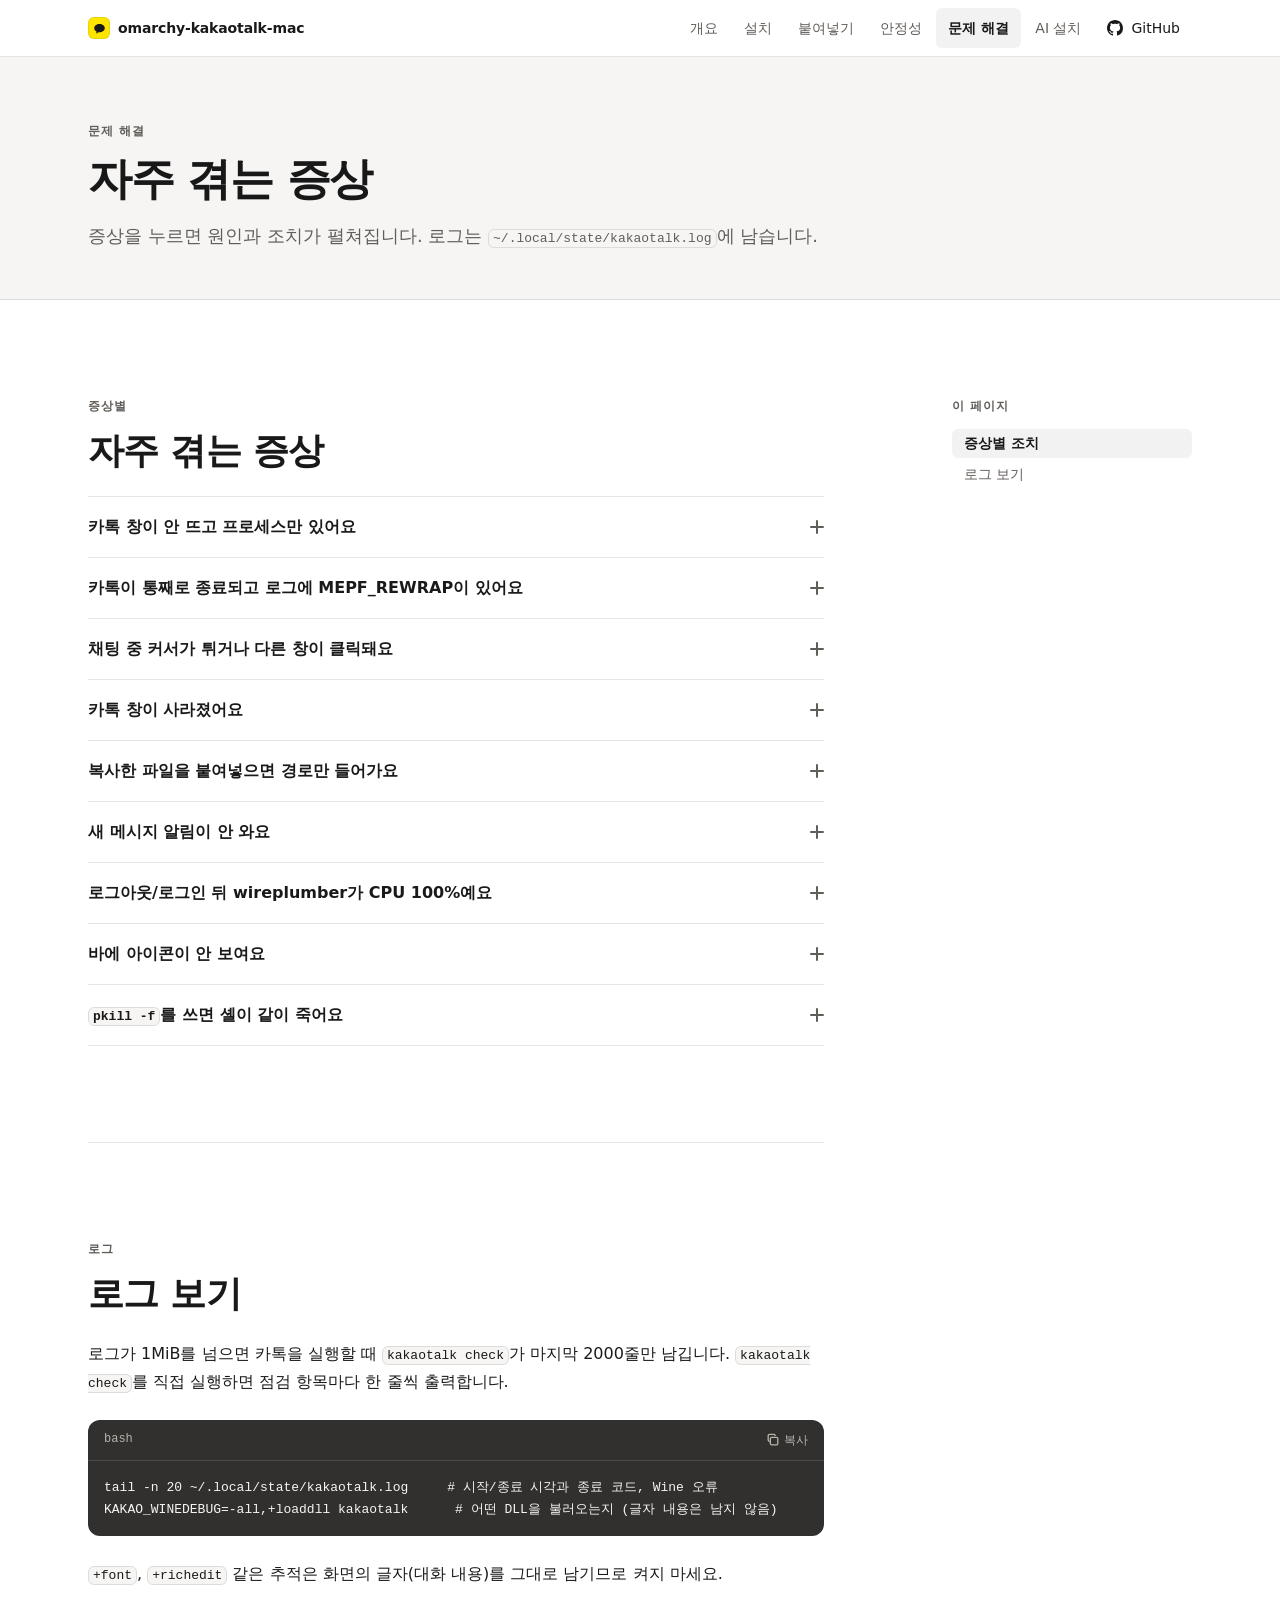
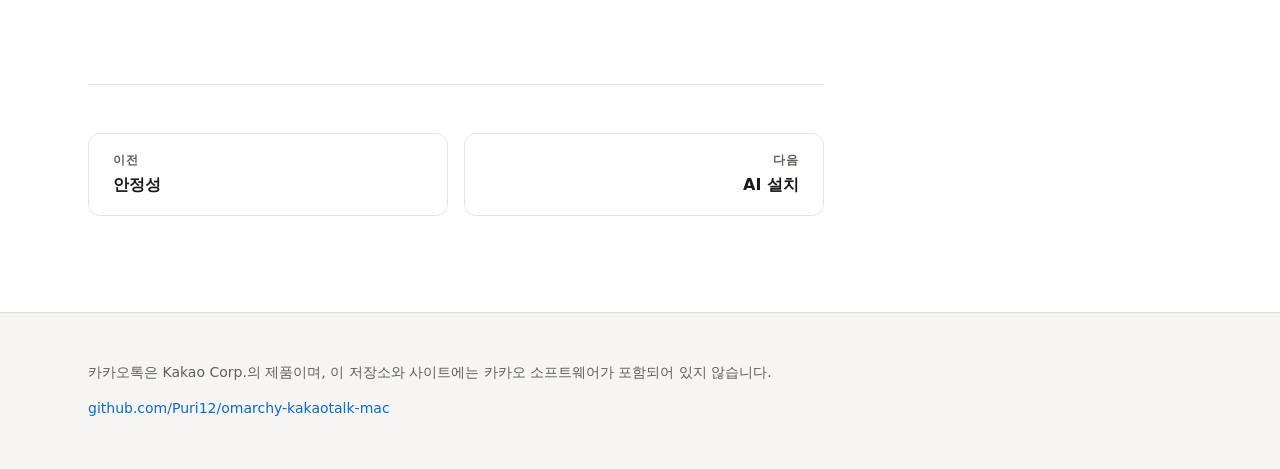
<file: site/troubleshooting.html>
<!doctype html>
<html lang="ko">
<head>
<meta charset="utf-8">
<meta name="viewport" content="width=device-width, initial-scale=1">
<title>문제 해결 · omarchy-kakaotalk-mac</title>
<meta name="description" content="카카오톡(Wine)이 안 뜨거나 사라지거나 종료될 때, 새 메시지 알림이 안 올 때 확인할 것.">
<link rel="canonical" href="https://puri12.github.io/omarchy-kakaotalk-mac/troubleshooting.html">
<meta property="og:type" content="website">
<meta property="og:title" content="문제 해결 · omarchy-kakaotalk-mac">
<meta property="og:description" content="카카오톡(Wine)이 안 뜨거나 사라지거나 종료될 때, 새 메시지 알림이 안 올 때 확인할 것.">
<meta property="og:url" content="https://puri12.github.io/omarchy-kakaotalk-mac/troubleshooting.html">
<meta name="twitter:card" content="summary">
<meta name="theme-color" content="#f6f5f4">
<link rel="icon" href="data:image/svg+xml,%3Csvg xmlns='http://www.w3.org/2000/svg' viewBox='0 0 32 32'%3E%3Crect width='32' height='32' rx='8' fill='%23FEE500'/%3E%3Cpath d='M16 8c-5 0-9 3.1-9 7 0 2.5 1.7 4.7 4.2 5.9l-1 3.6 4.1-2.7c.6.1 1.1.1 1.7.1 5 0 9-3.1 9-7s-4-6.9-9-6.9z' fill='%23191919'/%3E%3C/svg%3E">
<link rel="stylesheet" href="style.css">
<script>document.documentElement.classList.add('js')</script>
<script src="app.js" defer></script>
</head>
<body>
<a class="skip" href="#main">본문으로 건너뛰기</a>

<header class="site-header">
  <div class="shell">
    <a class="brand" href="index.html" aria-label="omarchy-kakaotalk-mac 처음으로">
      <span class="brand__mark" aria-hidden="true"><svg viewBox="0 0 16 16"><path d="M8 2.5C4.4 2.5 1.5 4.8 1.5 7.6c0 1.8 1.2 3.4 3 4.3l-.7 2.6 3-2c.4.1.8.1 1.2.1 3.6 0 6.5-2.3 6.5-5S11.6 2.5 8 2.5z" fill="#191919"/></svg></span>
      omarchy-kakaotalk-mac
    </a>
    <a class="header-gh" href="https://github.com/Puri12/omarchy-kakaotalk-mac"><svg viewBox="0 0 16 16" aria-hidden="true"><path fill="currentColor" d="M8 0C3.58 0 0 3.58 0 8c0 3.54 2.29 6.53 5.47 7.59.4.07.55-.17.55-.38 0-.19-.01-.82-.01-1.49-2.01.37-2.53-.49-2.69-.94-.09-.23-.48-.94-.82-1.13-.28-.15-.68-.52-.01-.53.63-.01 1.08.58 1.23.82.72 1.21 1.87.87 2.33.66.07-.52.28-.87.51-1.07-1.78-.2-3.64-.89-3.64-3.95 0-.87.31-1.59.82-2.15-.08-.2-.36-1.02.08-2.12 0 0 .67-.21 2.2.82.64-.18 1.32-.27 2-.27.68 0 1.36.09 2 .27 1.53-1.04 2.2-.82 2.2-.82.44 1.1.16 1.92.08 2.12.51.56.82 1.27.82 2.15 0 3.07-1.87 3.75-3.65 3.95.29.25.54.73.54 1.48 0 1.07-.01 1.93-.01 2.2 0 .21.15.46.55.38A8.013 8.013 0 0016 8c0-4.42-3.58-8-8-8z"/></svg> GitHub</a>
    <nav class="site-nav" aria-label="사이트">
      <a href="index.html">개요</a>
      <a href="install.html">설치</a>
      <a href="clipboard.html">붙여넣기</a>
      <a href="stability.html">안정성</a>
      <a href="troubleshooting.html" aria-current="page">문제 해결</a>
      <a href="ai.html">AI 설치</a>
      <a class="gh" href="https://github.com/Puri12/omarchy-kakaotalk-mac"><svg viewBox="0 0 16 16" aria-hidden="true"><path fill="currentColor" d="M8 0C3.58 0 0 3.58 0 8c0 3.54 2.29 6.53 5.47 7.59.4.07.55-.17.55-.38 0-.19-.01-.82-.01-1.49-2.01.37-2.53-.49-2.69-.94-.09-.23-.48-.94-.82-1.13-.28-.15-.68-.52-.01-.53.63-.01 1.08.58 1.23.82.72 1.21 1.87.87 2.33.66.07-.52.28-.87.51-1.07-1.78-.2-3.64-.89-3.64-3.95 0-.87.31-1.59.82-2.15-.08-.2-.36-1.02.08-2.12 0 0 .67-.21 2.2.82.64-.18 1.32-.27 2-.27.68 0 1.36.09 2 .27 1.53-1.04 2.2-.82 2.2-.82.44 1.1.16 1.92.08 2.12.51.56.82 1.27.82 2.15 0 3.07-1.87 3.75-3.65 3.95.29.25.54.73.54 1.48 0 1.07-.01 1.93-.01 2.2 0 .21.15.46.55.38A8.013 8.013 0 0016 8c0-4.42-3.58-8-8-8z"/></svg> GitHub</a>
    </nav>
  </div>
</header>

<section class="page-head"><div class="shell"><p class="overline">문제 해결</p><h1>자주 겪는 증상</h1><p class="lead">증상을 누르면 원인과 조치가 펼쳐집니다. 로그는 <code>~/.local/state/kakaotalk.log</code>에 남습니다.</p></div></section>
<div class="shell">
  <div class="doc">
    <main id="main">
<section class="section reveal" id="troubleshooting" aria-labelledby="troubleshooting-h">
        <p class="overline">증상별</p>
        <h2 id="troubleshooting-h">자주 겪는 증상</h2>
        <div class="faq">
          <details>
            <summary>카톡 창이 안 뜨고 프로세스만 있어요<span class="pm" aria-hidden="true"></span></summary>
            <div class="answer">XWayland 창 관리자가 고장난 상태입니다. 간단한 X11 창도 안 뜨면 확실합니다. <code>omarchy system logout</code> 후 다시 로그인합니다. Xwayland를 종료해도 다시 시작되지 않습니다.</div>
          </details>
          <details>
            <summary>카톡이 통째로 종료되고 로그에 MEPF_REWRAP이 있어요<span class="pm" aria-hidden="true"></span></summary>
            <div class="answer">기본 Wine riched20의 단정문입니다. <code>tools/build-riched20.sh</code>로 패치하고 <code>tools/riched20-selftest.sh</code>가 PASS인지 확인한 뒤 카톡을 재시작합니다. <a href="stability.html#crash">원인과 패치</a></div>
          </details>
          <details>
            <summary>채팅 중 커서가 튀거나 다른 창이 클릭돼요<span class="pm" aria-hidden="true"></span></summary>
            <div class="answer">손바닥이 트랙패드를 탭한 것입니다. <code>hyprland-kakaotalk.lua</code>의 타이핑 중 탭 막기 부분이 <code>hyprland.lua</code>에 들어갔는지 확인합니다. <a href="stability.html#trackpad">자세히</a></div>
          </details>
          <details>
            <summary>카톡 창이 사라졌어요<span class="pm" aria-hidden="true"></span></summary>
            <div class="answer">트레이로 숨은 것입니다. 바 아이콘을 누르거나 <code>kakaotalk</code>을 다시 실행합니다.</div>
          </details>
          <details>
            <summary>복사한 파일을 붙여넣으면 경로만 들어가요<span class="pm" aria-hidden="true"></span></summary>
            <div class="answer">카톡 창에 포커스가 있을 때 <code>hyprctl binds</code>에 <code>KakaoTalk: paste copied files as attachments</code>가 있는지 확인합니다. 없으면 <code>config/hypr/hyprland-kakaotalk.lua</code>의 Ctrl+V 부분이 <code>hyprland.lua</code>에 들어갔는지, <code>dropfiles.py</code>가 <code>~/.local/share/kakaotalk-ec/py/</code>에 있는지 봅니다. 바인딩이 있는데도 경로가 붙으면 포커스된 카톡 창을 Wine 쪽에서 찾지 못해 원래 Ctrl+V를 넘긴 것입니다. 채팅방 창을 한 번 클릭한 뒤 다시 누릅니다.</div>
          </details>
          <details>
            <summary>새 메시지 알림이 안 와요<span class="pm" aria-hidden="true"></span></summary>
            <div class="answer"><code>pgrep -f '[k]akaotalk-notify'</code>에 PID가 나오는지 봅니다. 없으면 <code>setsid -f ~/.local/bin/kakaotalk-notify</code>로 띄웁니다. 알림 제목이 방 이름 대신 "카카오톡"이면 카톡이 <code>kakaotalk</code> 실행기로 뜨지 않은 것이니, 카톡을 종료하고 <code>kakaotalk</code>로 다시 띄웁니다. 카톡 설정에서 알림을 끈 방이나 카톡 창을 보고 있을 때는 카톡이 알림 창을 띄우지 않으므로 알림도 없습니다. <a href="stability.html#notify">자세히</a></div>
          </details>
          <details>
            <summary>로그아웃/로그인 뒤 wireplumber가 CPU 100%예요<span class="pm" aria-hidden="true"></span></summary>
            <div class="answer">wireplumber 0.5.17의 루프 버그입니다. <code>systemctl --user kill --signal=KILL wireplumber &amp;&amp; systemctl --user restart wireplumber</code>로 풉니다.</div>
          </details>
          <details>
            <summary>바에 아이콘이 안 보여요<span class="pm" aria-hidden="true"></span></summary>
            <div class="answer"><code>omarchy restart shell</code>을 실행합니다.</div>
          </details>
          <details>
            <summary><span><code>pkill -f</code>를 쓰면 셸이 같이 죽어요</span><span class="pm" aria-hidden="true"></span></summary>
            <div class="answer">패턴이 자기 셸의 명령줄에도 매칭되기 때문입니다. <code>[k]akaotalk</code>처럼 대괄호 형태로 씁니다.</div>
          </details>
        </div>
      </section>

      <section class="section reveal" id="logs" aria-labelledby="logs-h">
<p class="overline">로그</p>
<h2 id="logs-h">로그 보기</h2>
<p>로그가 1MiB를 넘으면 카톡을 실행할 때 <code>kakaotalk check</code>가 마지막 2000줄만 남깁니다. <code>kakaotalk check</code>를 직접 실행하면 점검 항목마다 한 줄씩 출력합니다.</p>
<figure class="code"><figcaption>bash</figcaption><pre tabindex="0"><code>tail -n 20 ~/.local/state/kakaotalk.log     # 시작/종료 시각과 종료 코드, Wine 오류
KAKAO_WINEDEBUG=-all,+loaddll kakaotalk      # 어떤 DLL을 불러오는지 (글자 내용은 남지 않음)</code></pre></figure>
<p class="note"><code>+font</code>, <code>+richedit</code> 같은 추적은 화면의 글자(대화 내용)를 그대로 남기므로 켜지 마세요.</p>
</section>
<nav class="pager" aria-label="이전/다음 페이지"><a href="stability.html"><small>이전</small><span>안정성</span></a><a class="next" href="ai.html"><small>다음</small><span>AI 설치</span></a></nav>
    </main>
    <nav class="toc" aria-label="이 페이지 목차"><p>이 페이지</p><ol><li><a href="#troubleshooting">증상별 조치</a></li><li><a href="#logs">로그 보기</a></li></ol></nav>
  </div>
</div>

<footer class="site-footer">
  <div class="shell">
    <p>카카오톡은 Kakao Corp.의 제품이며, 이 저장소와 사이트에는 카카오 소프트웨어가 포함되어 있지 않습니다.</p>
    <p><a href="https://github.com/Puri12/omarchy-kakaotalk-mac">github.com/Puri12/omarchy-kakaotalk-mac</a></p>
  </div>
</footer>
</body>
</html>
</file>
<file: site/style.css>
:root {
  --surface-primary: #ffffff;
  --surface-warm: #f6f5f4;
  --surface-ink: #31302e;
  --text-primary: rgba(0, 0, 0, 0.9);
  --text-secondary: #615d59;
  --text-tertiary: #8a847e;
  --text-on-ink: #f6f5f4;
  --text-on-ink-muted: #b8b2ab;
  --border-default: rgba(0, 0, 0, 0.1);
  --border-on-ink: rgba(255, 255, 255, 0.12);
  --accent-link: #0b6bc8;
  --accent-link-hover: #005bab;
  --accent-marker: #fee500;
  --status-ok-bg: #edf3ec;
  --status-ok-text: #346538;
  --status-fail-bg: #fdebec;
  --status-fail-text: #9f2f2d;
  --status-note-bg: #fbf3db;
  --status-note-text: #7a5200;
  --focus-ring: #097fe8;
  --wash: rgba(0, 0, 0, 0.05);
  --wash-strong: rgba(0, 0, 0, 0.08);
  --wash-on-ink: rgba(255, 255, 255, 0.08);

  --font-sans: "Pretendard Variable", Pretendard, "Apple SD Gothic Neo", "Noto Sans KR", "Noto Sans CJK KR", system-ui, sans-serif;
  --font-mono: "JetBrains Mono", "SF Mono", ui-monospace, "Noto Sans Mono CJK KR", monospace;

  --space-1: 4px;
  --space-2: 8px;
  --space-3: 12px;
  --space-4: 16px;
  --space-6: 24px;
  --space-8: 32px;
  --space-10: 40px;
  --space-12: 48px;
  --space-16: 64px;
  --space-24: 96px;

  --measure: 46rem;
  --shell: 72rem;
  --toc: 15rem;

  --radius-sm: 6px;
  --radius-md: 12px;
  --radius-lg: 16px;
  --radius-full: 9999px;

  --shadow-card: 0 4px 18px rgba(0, 0, 0, 0.04), 0 2px 7.8px rgba(0, 0, 0, 0.027), 0 0.8px 2.9px rgba(0, 0, 0, 0.02), 0 0.18px 1px rgba(0, 0, 0, 0.01);
  --shadow-deep: 0 1px 3px rgba(0, 0, 0, 0.01), 0 3px 7px rgba(0, 0, 0, 0.02), 0 7px 15px rgba(0, 0, 0, 0.02), 0 14px 28px rgba(0, 0, 0, 0.04), 0 23px 52px rgba(0, 0, 0, 0.05);

  --ease-emphasis: cubic-bezier(0.16, 1, 0.3, 1);
}

*, *::before, *::after { box-sizing: border-box; }

html { scroll-behavior: smooth; scroll-padding-top: var(--space-24); -webkit-text-size-adjust: 100%; }

body {
  margin: 0;
  background: var(--surface-primary);
  color: var(--text-primary);
  font-family: var(--font-sans);
  font-size: 1rem;
  line-height: 1.75;
  word-break: keep-all;
  overflow-wrap: anywhere;
  -webkit-font-smoothing: antialiased;
}

a { color: var(--accent-link); text-decoration: none; text-underline-offset: 3px; }
a:hover { color: var(--accent-link-hover); text-decoration: underline; }

:focus-visible { outline: 2px solid var(--focus-ring); outline-offset: 2px; border-radius: 2px; }

code, kbd, pre { font-family: var(--font-mono); }

:not(pre) > code {
  font-size: 0.8125rem;
  background: var(--surface-warm);
  border: 1px solid var(--border-default);
  border-radius: var(--radius-sm);
  padding: 1px var(--space-1);
  word-break: normal;
  overflow-wrap: anywhere;
}

h1, h2, h3 { margin: 0; font-weight: 700; }
p { margin: 0; }

.skip {
  position: absolute; left: var(--space-4); top: var(--space-4);
  transform: translateY(-200%);
  background: var(--surface-ink); color: var(--text-on-ink);
  padding: var(--space-2) var(--space-4); border-radius: var(--radius-sm); z-index: 10;
}
.skip:focus { transform: none; color: var(--text-on-ink); }

.shell { max-width: var(--shell); margin: 0 auto; padding: 0 var(--space-6); }

.site-header {
  position: sticky; top: 0; z-index: 5;
  background: rgba(255, 255, 255, 0.86);
  backdrop-filter: saturate(1.4) blur(10px);
  -webkit-backdrop-filter: saturate(1.4) blur(10px);
  border-bottom: 1px solid var(--border-default);
}
.site-header .shell { display: flex; align-items: center; justify-content: space-between; gap: var(--space-4); min-height: 56px; }
.brand { display: inline-flex; align-items: center; gap: var(--space-2); color: var(--text-primary); font-weight: 700; font-size: 0.875rem; letter-spacing: -0.01em; }
.brand:hover { color: var(--text-primary); text-decoration: none; }
.brand__mark { width: 22px; height: 22px; border-radius: var(--radius-sm); background: var(--accent-marker); display: grid; place-items: center; box-shadow: inset 0 0 0 1px rgba(0, 0, 0, 0.08); }
.brand__mark svg { width: 13px; height: 13px; }
.header-nav { display: flex; align-items: center; gap: var(--space-1); }
.header-nav a { color: var(--text-secondary); font-size: 0.875rem; font-weight: 500; padding: var(--space-2) var(--space-3); border-radius: var(--radius-sm); transition: background-color 200ms ease-in-out, color 200ms ease-in-out; }
.header-nav a:hover { color: var(--text-primary); background: var(--wash); text-decoration: none; }
.header-nav .gh { display: inline-flex; align-items: center; gap: var(--space-2); color: var(--text-primary); }
.header-nav .gh svg { width: 16px; height: 16px; }
@media (max-width: 720px) { .header-nav .opt { display: none; } }

.btn {
  display: inline-flex; align-items: center; gap: var(--space-2);
  padding: var(--space-3) var(--space-6); border-radius: var(--radius-sm);
  font-size: 0.9375rem; font-weight: 600; line-height: 1.3;
  transition: background-color 200ms ease-in-out, transform 120ms ease-out;
}
.btn svg { width: 16px; height: 16px; }
.btn:hover { text-decoration: none; }
.btn:active { transform: scale(0.98); }
.btn--primary { background: var(--accent-link); color: #ffffff; }
.btn--primary:hover { background: var(--accent-link-hover); color: #ffffff; }
.btn--ghost { background: var(--wash); color: var(--text-primary); }
.btn--ghost:hover { background: var(--wash-strong); color: var(--text-primary); }

.badge { display: inline-flex; align-items: center; gap: var(--space-1); border-radius: var(--radius-full); padding: 2px var(--space-2); font-size: 0.75rem; font-weight: 600; line-height: 1.5; white-space: nowrap; }
.badge svg { width: 12px; height: 12px; }
.badge--ok { background: var(--status-ok-bg); color: var(--status-ok-text); }
.badge--fail { background: var(--status-fail-bg); color: var(--status-fail-text); }
.badge--neutral { background: var(--surface-warm); color: var(--text-secondary); border: 1px solid var(--border-default); }

.hero { position: relative; overflow: hidden; background: var(--surface-warm); border-bottom: 1px solid var(--border-default); }
.hero::before {
  content: ""; position: absolute; inset: -20% -10% auto auto; width: 70%; aspect-ratio: 1;
  background: radial-gradient(closest-side, rgba(255, 255, 255, 0.9), rgba(255, 255, 255, 0));
  pointer-events: none;
}
.hero .shell { position: relative; display: grid; grid-template-columns: minmax(0, 1.15fr) minmax(0, 1fr); gap: var(--space-12); align-items: center; padding-top: var(--space-24); padding-bottom: var(--space-24); }
.phrase { display: inline-block; }
.overline { font-size: 0.75rem; font-weight: 600; letter-spacing: 0.08em; text-transform: uppercase; color: var(--text-secondary); }
.hero h1 { margin-top: var(--space-4); font-size: clamp(2.125rem, 4.6vw, 3.25rem); line-height: 1.12; letter-spacing: -0.03em; }
.hero .lead { margin-top: var(--space-6); font-size: 1.125rem; line-height: 1.7; color: var(--text-secondary); max-width: 34rem; }
.hero .actions { margin-top: var(--space-8); display: flex; flex-wrap: wrap; gap: var(--space-3); }
.hero .meta { margin-top: var(--space-8); display: flex; flex-wrap: wrap; gap: var(--space-2); }

.stack { position: relative; display: grid; gap: 0; padding: var(--space-4) 0; }
.stack__layer {
  position: relative; display: flex; align-items: center; justify-content: space-between; gap: var(--space-4);
  background: var(--surface-primary); border: 1px solid var(--border-default); border-radius: var(--radius-lg);
  padding: var(--space-4) var(--space-6); box-shadow: var(--shadow-card);
  transform: translateY(calc(var(--i) * -6px)) scale(calc(1 - var(--i) * 0.02));
  margin-top: calc(var(--space-2) * -1);
  transition: transform 600ms var(--ease-emphasis), opacity 600ms var(--ease-emphasis);
}
.stack__layer:first-child { margin-top: 0; box-shadow: var(--shadow-deep); z-index: 4; }
.stack__layer:nth-child(2) { z-index: 3; }
.stack__layer:nth-child(3) { z-index: 2; }
.stack__layer:nth-child(4) { z-index: 1; background: var(--surface-warm); }
.stack__name { font-weight: 700; font-size: 1rem; letter-spacing: -0.01em; display: flex; align-items: center; gap: var(--space-3); }
.stack__desc { font-size: 0.875rem; color: var(--text-secondary); line-height: 1.5; }
.stack__tag { font-family: var(--font-mono); font-size: 0.75rem; color: var(--text-secondary); white-space: nowrap; }
.stack__dot { width: 10px; height: 10px; border-radius: var(--radius-full); background: var(--accent-marker); box-shadow: 0 0 0 3px rgba(254, 229, 0, 0.28), inset 0 0 0 1px rgba(0, 0, 0, 0.12); flex: none; }
.stack__dot--muted { background: var(--border-default); box-shadow: none; }
.js .stack:not(.is-settled) .stack__layer { opacity: 0; transform: translateY(24px); }
.js .stack .stack__layer { transition-delay: calc((3 - var(--i)) * 80ms); }

.doc { display: grid; grid-template-columns: minmax(0, 1fr); gap: var(--space-12); }
@media (min-width: 1080px) { .doc { grid-template-columns: minmax(0, var(--measure)) var(--toc); justify-content: space-between; } }
.toc { display: none; }
@media (min-width: 1080px) {
  .toc { display: block; position: sticky; top: calc(56px + var(--space-8)); align-self: start; padding-top: var(--space-24); }
}
.toc p { font-size: 0.75rem; font-weight: 600; letter-spacing: 0.08em; text-transform: uppercase; color: var(--text-secondary); margin-bottom: var(--space-3); }
.toc ol { list-style: none; margin: 0; padding: 0; display: grid; gap: 2px; }
.toc a { display: block; font-size: 0.875rem; font-weight: 500; line-height: 1.5; color: var(--text-secondary); padding: var(--space-1) var(--space-3); border-radius: var(--radius-sm); transition: background-color 200ms ease-in-out, color 200ms ease-in-out; }
.toc a:hover { color: var(--text-primary); background: var(--wash); text-decoration: none; }
.toc a[aria-current="true"] { color: var(--text-primary); font-weight: 600; background: var(--wash); }

.section { padding: var(--space-24) 0; border-bottom: 1px solid var(--border-default); }
.section:last-child { border-bottom: 0; }
.section > h2 { font-size: clamp(1.625rem, 3vw, 2.25rem); line-height: 1.2; letter-spacing: -0.02em; margin-top: var(--space-3); }
.section > .intro { margin-top: var(--space-4); font-size: 1.125rem; line-height: 1.7; color: var(--text-secondary); }
.section > * + * { margin-top: var(--space-6); }
.section > h2 + .intro { margin-top: var(--space-4); }
.section p + p { margin-top: var(--space-4); }
.section ul.plain { margin: 0; padding-left: 1.2em; }
.section ul.plain li + li { margin-top: var(--space-2); }

.table-wrap { border: 1px solid var(--border-default); border-radius: var(--radius-md); overflow-x: auto; background: var(--surface-primary); }
table { width: 100%; border-collapse: collapse; font-size: 0.875rem; line-height: 1.55; }
th, td { text-align: left; vertical-align: top; padding: var(--space-3) var(--space-4); border-bottom: 1px solid var(--border-default); }
thead th { background: var(--surface-warm); font-weight: 600; color: var(--text-secondary); white-space: nowrap; }
tbody tr:last-child td { border-bottom: 0; }
td:first-child { font-weight: 600; min-width: 11rem; }

.code { margin: 0; border-radius: var(--radius-md); background: var(--surface-ink); color: var(--text-on-ink); overflow: hidden; }
.code figcaption { display: flex; align-items: center; justify-content: space-between; gap: var(--space-2); padding: var(--space-2) var(--space-2) var(--space-2) var(--space-4); border-bottom: 1px solid var(--border-on-ink); font-family: var(--font-mono); font-size: 0.75rem; color: var(--text-on-ink-muted); }
.code pre { margin: 0; padding: var(--space-4); overflow-x: auto; font-size: 0.8125rem; line-height: 1.65; tab-size: 2; }
.code pre:focus-visible { outline-offset: -2px; }
.code code { white-space: pre; }
.code .c { color: var(--text-on-ink-muted); }
.copy {
  display: inline-flex; align-items: center; gap: var(--space-1);
  background: transparent; color: var(--text-on-ink-muted); border: 0; cursor: pointer;
  font: 500 0.75rem/1.4 var(--font-sans); padding: var(--space-1) var(--space-2); border-radius: var(--radius-sm);
  transition: background-color 200ms ease-in-out, color 200ms ease-in-out, transform 120ms ease-out;
}
.copy svg { width: 14px; height: 14px; }
.copy:hover { background: var(--wash-on-ink); color: var(--text-on-ink); }
.copy:active { transform: scale(0.98); }
.copy[data-state="done"] { color: var(--text-on-ink); }
.copy .ico-done { display: none; }
.copy[data-state="done"] .ico-copy { display: none; }
.copy[data-state="done"] .ico-done { display: inline; }

.section > .steps { margin-top: var(--space-10); }
.steps { list-style: none; margin: 0; padding: 0; display: grid; gap: var(--space-12); }
.step { display: grid; grid-template-columns: 2rem minmax(0, 1fr); gap: var(--space-4); }
.step__num { width: 2rem; height: 2rem; display: grid; place-items: center; border-radius: var(--radius-sm); background: var(--accent-marker); color: var(--text-primary); font-weight: 700; font-size: 0.875rem; box-shadow: inset 0 0 0 1px rgba(0, 0, 0, 0.08); }
.step__body > * + * { margin-top: var(--space-4); }
.step h3 { font-size: 1.25rem; line-height: 1.35; letter-spacing: -0.01em; padding-top: 2px; }
.step p { color: var(--text-primary); }
.step .note { color: var(--text-secondary); font-size: 0.9375rem; }

.callout { display: grid; grid-template-columns: 20px minmax(0, 1fr); gap: var(--space-3); background: var(--status-note-bg); color: var(--status-note-text); border-radius: var(--radius-sm); padding: var(--space-4) var(--space-6); font-size: 0.9375rem; line-height: 1.65; }
.callout svg { width: 20px; height: 20px; margin-top: 2px; }
.callout strong { color: inherit; }
.callout ul { margin: var(--space-2) 0 0; padding-left: 1.1em; }
.callout li + li { margin-top: var(--space-1); }
.callout code { background: rgba(255, 255, 255, 0.6); }

.cards { display: grid; grid-template-columns: repeat(auto-fit, minmax(min(18rem, 100%), 1fr)); gap: var(--space-4); }
.card { background: var(--surface-primary); border: 1px solid var(--border-default); border-radius: var(--radius-md); padding: var(--space-6); box-shadow: var(--shadow-card); }
@media (min-width: 768px) { .card { padding: var(--space-8); } }
.card h3 { font-size: 1.125rem; line-height: 1.4; letter-spacing: -0.01em; }
.card .files { margin-top: var(--space-2); font-family: var(--font-mono); font-size: 0.75rem; color: var(--text-secondary); line-height: 1.6; }
.card p { margin-top: var(--space-3); font-size: 0.9375rem; line-height: 1.7; color: var(--text-secondary); }
.card a.more { display: inline-block; margin-top: var(--space-4); font-size: 0.875rem; font-weight: 600; }

.faq { border-top: 1px solid var(--border-default); }
.faq details { border-bottom: 1px solid var(--border-default); }
.faq summary { list-style: none; cursor: pointer; display: flex; justify-content: space-between; align-items: center; gap: var(--space-4); padding: var(--space-4) 0; font-weight: 600; }
.faq summary::-webkit-details-marker { display: none; }
.faq summary .pm { position: relative; width: 14px; height: 14px; flex: none; }
.faq summary .pm::before, .faq summary .pm::after { content: ""; position: absolute; left: 0; top: 6px; width: 14px; height: 2px; border-radius: 1px; background: var(--text-secondary); transition: transform 200ms ease-in-out; }
.faq summary .pm::after { transform: rotate(90deg); }
.faq details[open] summary .pm::after { transform: rotate(0deg); }
.faq summary:focus-visible { outline-offset: 4px; }
.faq .answer { padding: 0 0 var(--space-6); color: var(--text-secondary); font-size: 0.9375rem; line-height: 1.75; }

.site-footer { background: var(--surface-warm); border-top: 1px solid var(--border-default); padding: var(--space-12) 0; font-size: 0.875rem; color: var(--text-secondary); line-height: 1.7; }
.site-footer p + p { margin-top: var(--space-3); }

.js .reveal { opacity: 0; transform: translateY(12px); transition: opacity 600ms var(--ease-emphasis), transform 600ms var(--ease-emphasis); }
.js .reveal.is-visible { opacity: 1; transform: none; }

@media (max-width: 900px) {
  .hero .shell { grid-template-columns: minmax(0, 1fr); gap: var(--space-10); padding-top: var(--space-16); padding-bottom: var(--space-16); }
  .section { padding: var(--space-16) 0; }
}
@media (max-width: 600px) {
  .table-wrap table, .table-wrap tbody, .table-wrap tr, .table-wrap td { display: block; width: 100%; }
  .table-wrap thead { position: absolute; width: 1px; height: 1px; overflow: hidden; clip-path: inset(50%); }
  .table-wrap tr { padding: var(--space-4); border-bottom: 1px solid var(--border-default); }
  .table-wrap tbody tr:last-child { border-bottom: 0; }
  .table-wrap td { padding: 0; border: 0; min-width: 0; }
  .table-wrap td + td { margin-top: var(--space-2); color: var(--text-secondary); }
}
@media (max-width: 480px) {
  .shell { padding: 0 var(--space-4); }
  .stack__layer { padding: var(--space-3) var(--space-4); }
  .stack__tag { display: none; }
  .step { grid-template-columns: minmax(0, 1fr); gap: var(--space-3); }
}

@media (prefers-reduced-motion: reduce) {
  html { scroll-behavior: auto; }
  .js .reveal { transform: none; transition: opacity 600ms ease-out; }
  .js .stack:not(.is-settled) .stack__layer { transform: translateY(calc(var(--i) * -6px)) scale(calc(1 - var(--i) * 0.02)); }
  .stack__layer, .btn, .copy { transition-property: opacity, background-color, color; }
  .btn:active, .copy:active { transform: none; }
}

.site-header .shell { flex-wrap: wrap; }
.site-nav { display: flex; align-items: center; gap: 2px; }
.site-nav a { color: var(--text-secondary); font-size: 0.875rem; font-weight: 500; padding: var(--space-2) var(--space-3); border-radius: var(--radius-sm); white-space: nowrap; transition: background-color 200ms ease-in-out, color 200ms ease-in-out; }
.site-nav a:hover { color: var(--text-primary); background: var(--wash); text-decoration: none; }
.site-nav a[aria-current="page"] { color: var(--text-primary); font-weight: 600; background: var(--wash); }
.site-nav .gh { display: inline-flex; align-items: center; gap: var(--space-2); color: var(--text-primary); }
.site-nav .gh svg { width: 16px; height: 16px; }
@media (max-width: 900px) {
  .site-header .shell { padding-top: var(--space-2); padding-bottom: 0; gap: 0; }
  .site-nav { order: 3; width: calc(100% + 2 * var(--space-6)); margin: var(--space-2) calc(var(--space-6) * -1) 0; padding: 0 var(--space-6) var(--space-2); overflow-x: auto; scrollbar-width: none; border-top: 1px solid var(--border-default); padding-top: var(--space-2); }
  .site-nav::-webkit-scrollbar { display: none; }
  .site-nav .gh { display: none; }
  .header-gh { display: inline-flex; }
}
@media (min-width: 901px) { .header-gh { display: none; } }
.header-gh { align-items: center; gap: var(--space-2); color: var(--text-primary); font-size: 0.875rem; font-weight: 500; padding: var(--space-2) var(--space-3); border-radius: var(--radius-sm); }
.header-gh svg { width: 16px; height: 16px; }
.header-gh:hover { background: var(--wash); text-decoration: none; color: var(--text-primary); }
@media (max-width: 480px) { .site-nav { width: calc(100% + 2 * var(--space-4)); margin-left: calc(var(--space-4) * -1); margin-right: calc(var(--space-4) * -1); padding-left: var(--space-4); padding-right: var(--space-4); } }

.page-head { background: var(--surface-warm); border-bottom: 1px solid var(--border-default); }
.page-head .shell { padding-top: var(--space-16); padding-bottom: var(--space-12); }
.page-head h1 { margin-top: var(--space-3); font-size: clamp(2rem, 4vw, 2.75rem); line-height: 1.15; letter-spacing: -0.03em; }
.page-head .lead { margin-top: var(--space-4); font-size: 1.125rem; line-height: 1.7; color: var(--text-secondary); max-width: var(--measure); }

.guide-grid { display: grid; grid-template-columns: repeat(auto-fit, minmax(min(17rem, 100%), 1fr)); gap: var(--space-4); }
.card--link { display: block; color: var(--text-primary); transition: box-shadow 200ms ease-in-out, transform 120ms ease-out; }
.card--link:hover { text-decoration: none; color: var(--text-primary); box-shadow: var(--shadow-deep); }
.card--link:active { transform: scale(0.99); }
.card--link .go { display: inline-flex; align-items: center; gap: var(--space-1); margin-top: var(--space-4); font-size: 0.875rem; font-weight: 600; color: var(--accent-link); }
.card--link .go svg { width: 14px; height: 14px; }
.card .num { font-family: var(--font-mono); font-size: 0.75rem; color: var(--text-secondary); }

.pager { display: grid; grid-template-columns: repeat(auto-fit, minmax(min(14rem, 100%), 1fr)); gap: var(--space-4); padding: var(--space-12) 0 var(--space-24); }
.pager a { display: block; border: 1px solid var(--border-default); border-radius: var(--radius-md); padding: var(--space-4) var(--space-6); color: var(--text-primary); transition: background-color 200ms ease-in-out; }
.pager a:hover { background: var(--wash); text-decoration: none; }
.pager small { display: block; font-size: 0.75rem; font-weight: 600; letter-spacing: 0.08em; color: var(--text-secondary); }
.pager span { font-weight: 600; }
.pager .next { text-align: right; }

.prompt { border: 1px solid var(--border-default); border-radius: var(--radius-md); background: var(--surface-warm); padding: var(--space-6); font-size: 1rem; line-height: 1.75; }
.rules { counter-reset: rule; list-style: none; margin: 0; padding: 0; display: grid; gap: var(--space-3); }
.rules li { counter-increment: rule; display: grid; grid-template-columns: 2rem minmax(0, 1fr); gap: var(--space-3); }
.rules li::before { content: counter(rule); width: 2rem; height: 2rem; display: grid; place-items: center; border-radius: var(--radius-sm); background: var(--surface-warm); border: 1px solid var(--border-default); font-weight: 700; font-size: 0.875rem; }
@media (prefers-reduced-motion: reduce) { .card--link:active { transform: none; } }
.code--wrap code { white-space: pre-wrap; word-break: keep-all; overflow-wrap: anywhere; }
.section > :is(.code, .rules, ul.plain) { margin-top: var(--space-6); }
.step__body > .code { margin-top: var(--space-4); }
</file>
